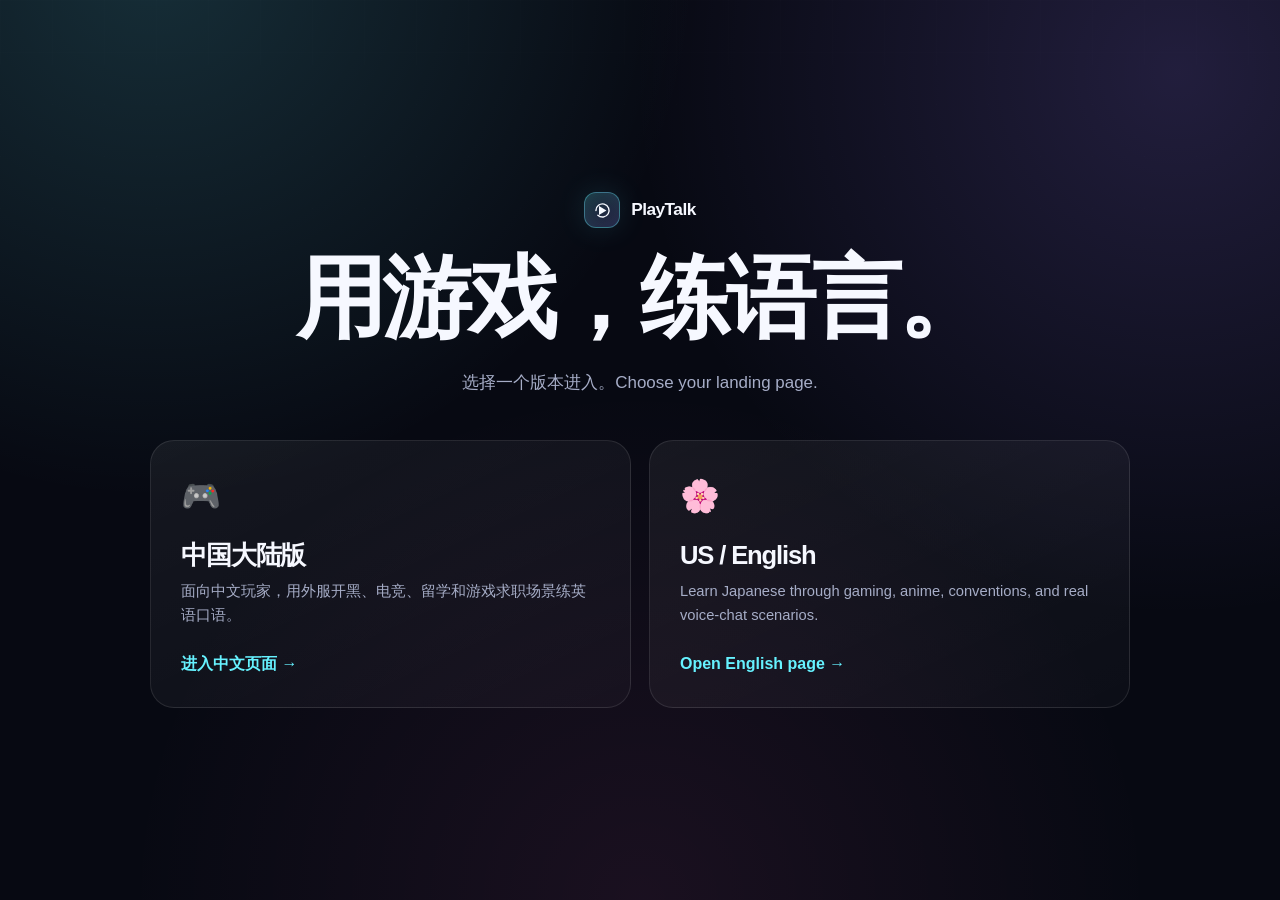
<file: index.html>
<!doctype html>
<html lang="zh-CN">
<head>
  <meta charset="utf-8">
  <meta name="viewport" content="width=device-width, initial-scale=1">
  <meta name="theme-color" content="#070912">
  <meta name="robots" content="noindex,nofollow">
  <title>PlayTalk | Learn languages through games</title>
  <meta name="description" content="PlayTalk turns language practice into 10-minute AI voice quests. 用游戏场景练语言，先在国内与美国市场开启内测。">
  <link rel="icon" href="assets/favicon.svg" type="image/svg+xml">
  <link rel="stylesheet" href="assets/styles.css">
</head>
<body>
  <main class="language-page">
    <div class="language-shell">
      <a class="brand" href="./" aria-label="PlayTalk home">
        <span class="brand-mark" aria-hidden="true">
          <svg viewBox="0 0 24 24" fill="none">
            <path d="M8 6.8v10.4l8.5-5.2L8 6.8Z" fill="currentColor"/>
            <path d="M4.5 12a7.5 7.5 0 1 1 2.2 5.3" stroke="currentColor" stroke-width="1.6" stroke-linecap="round"/>
          </svg>
        </span>
        <span>PlayTalk</span>
      </a>

      <h1>用游戏，<span class="accent">练语言。</span></h1>
      <p>选择一个版本进入。Choose your landing page.</p>

      <div class="language-grid">
        <a class="language-card" href="cn/">
          <span class="flag" aria-hidden="true">🎮</span>
          <h2>中国大陆版</h2>
          <p>面向中文玩家，用外服开黑、电竞、留学和游戏求职场景练英语口语。</p>
          <span class="go">进入中文页面 →</span>
        </a>

        <a class="language-card" href="us/">
          <span class="flag" aria-hidden="true">🌸</span>
          <h2>US / English</h2>
          <p>Learn Japanese through gaming, anime, conventions, and real voice-chat scenarios.</p>
          <span class="go">Open English page →</span>
        </a>
      </div>
    </div>
  </main>
</body>
</html>
</file>
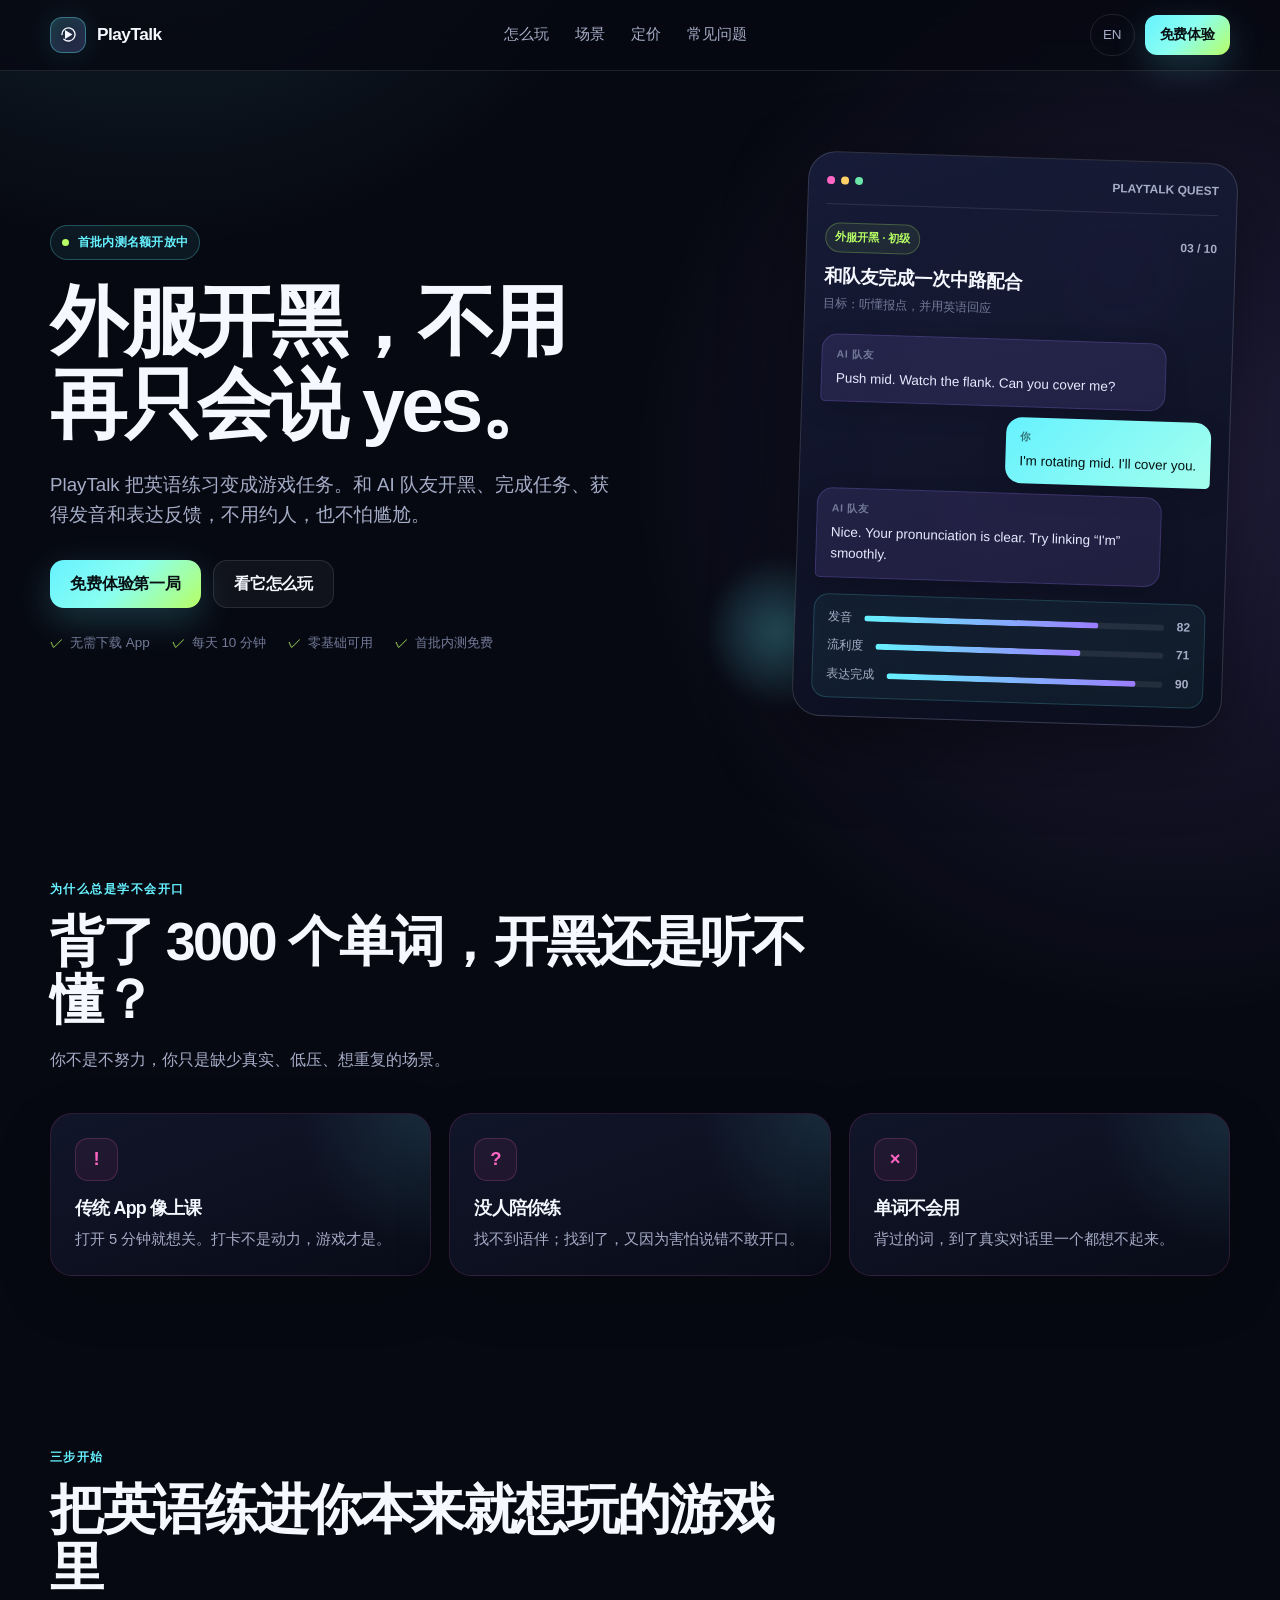
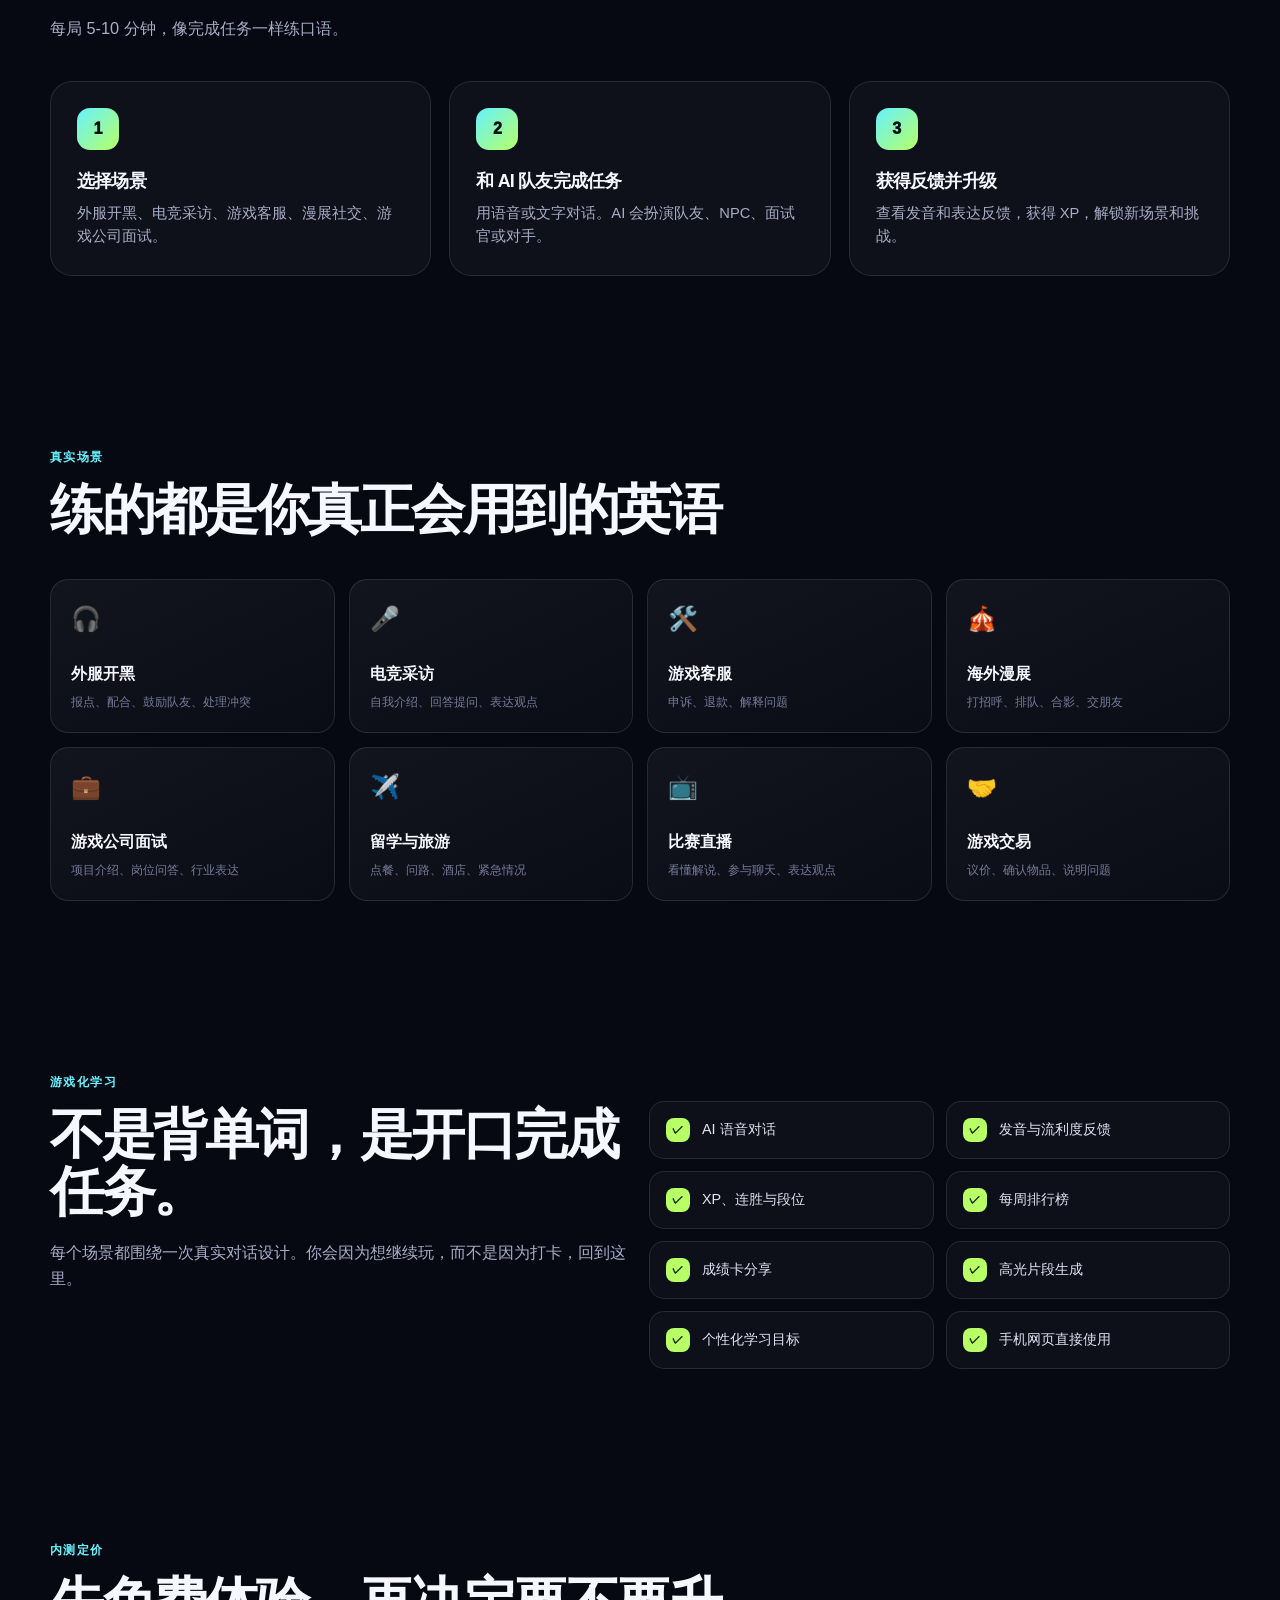
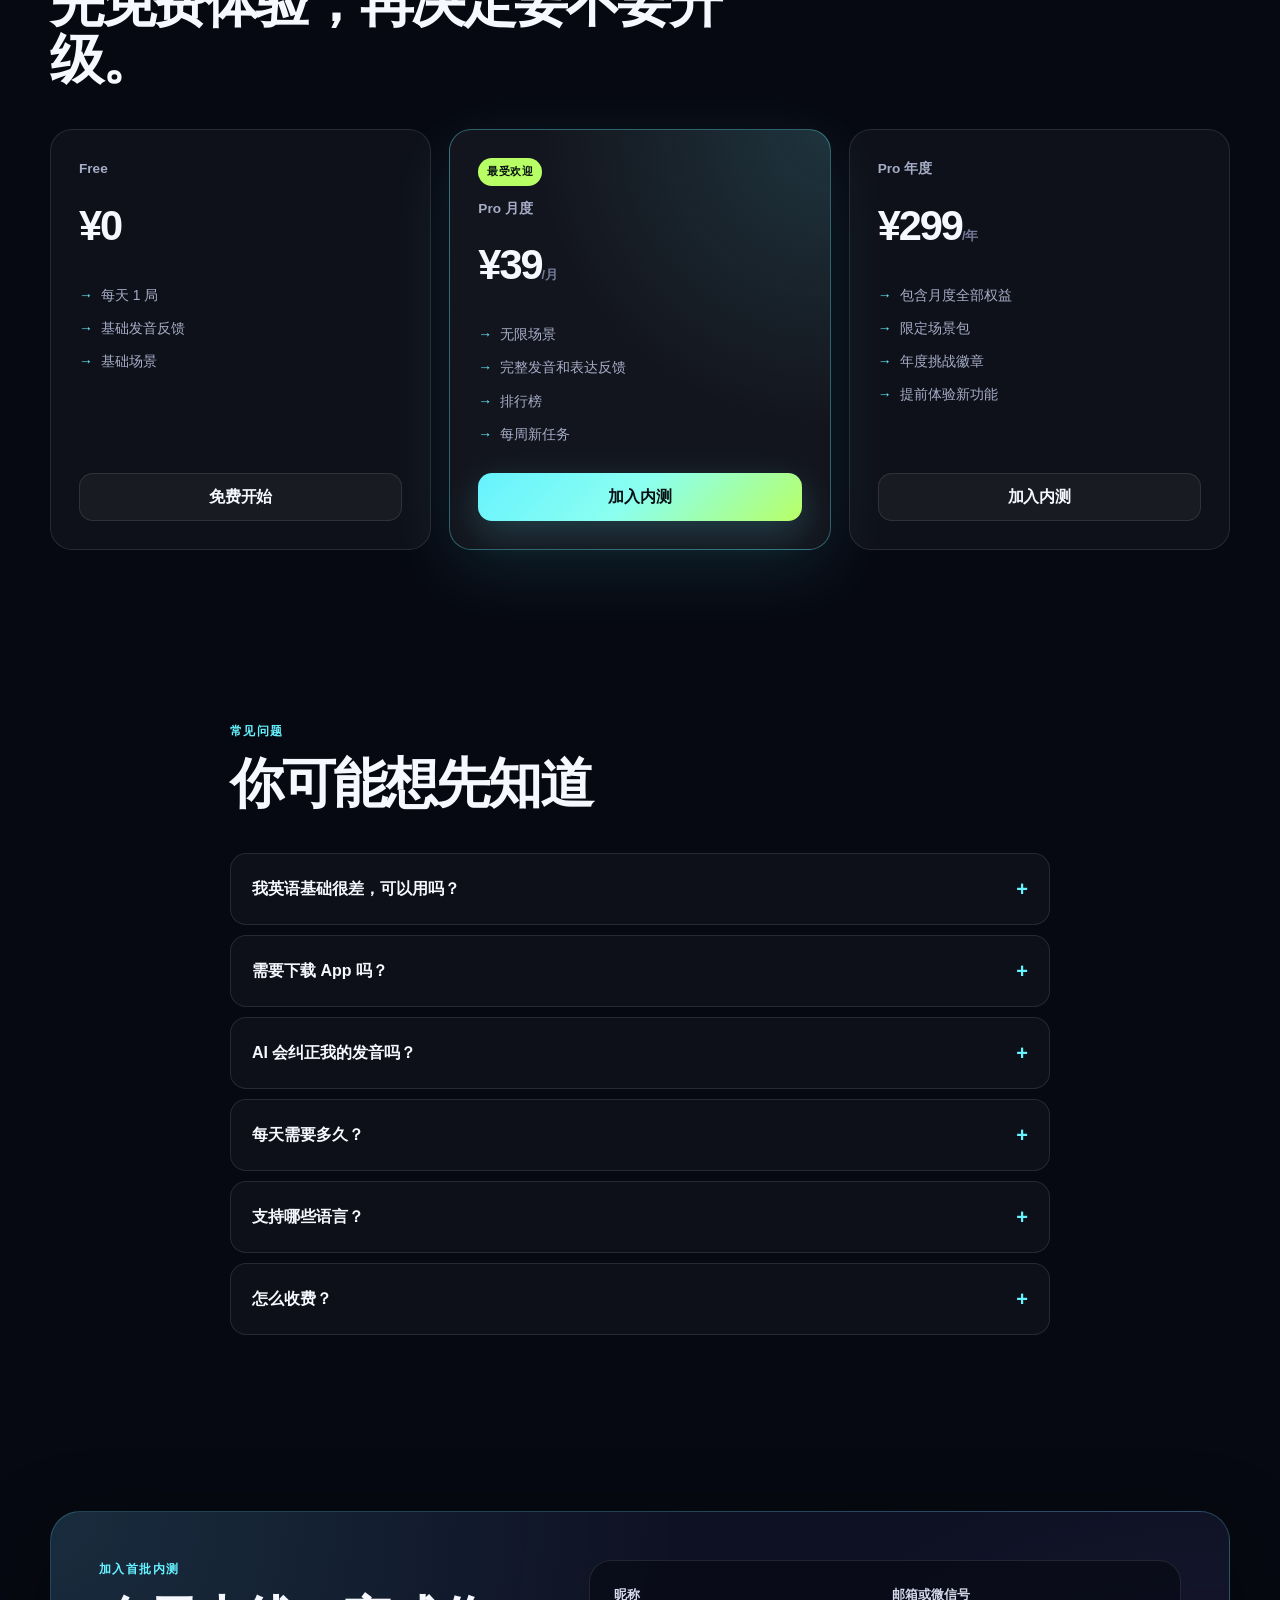
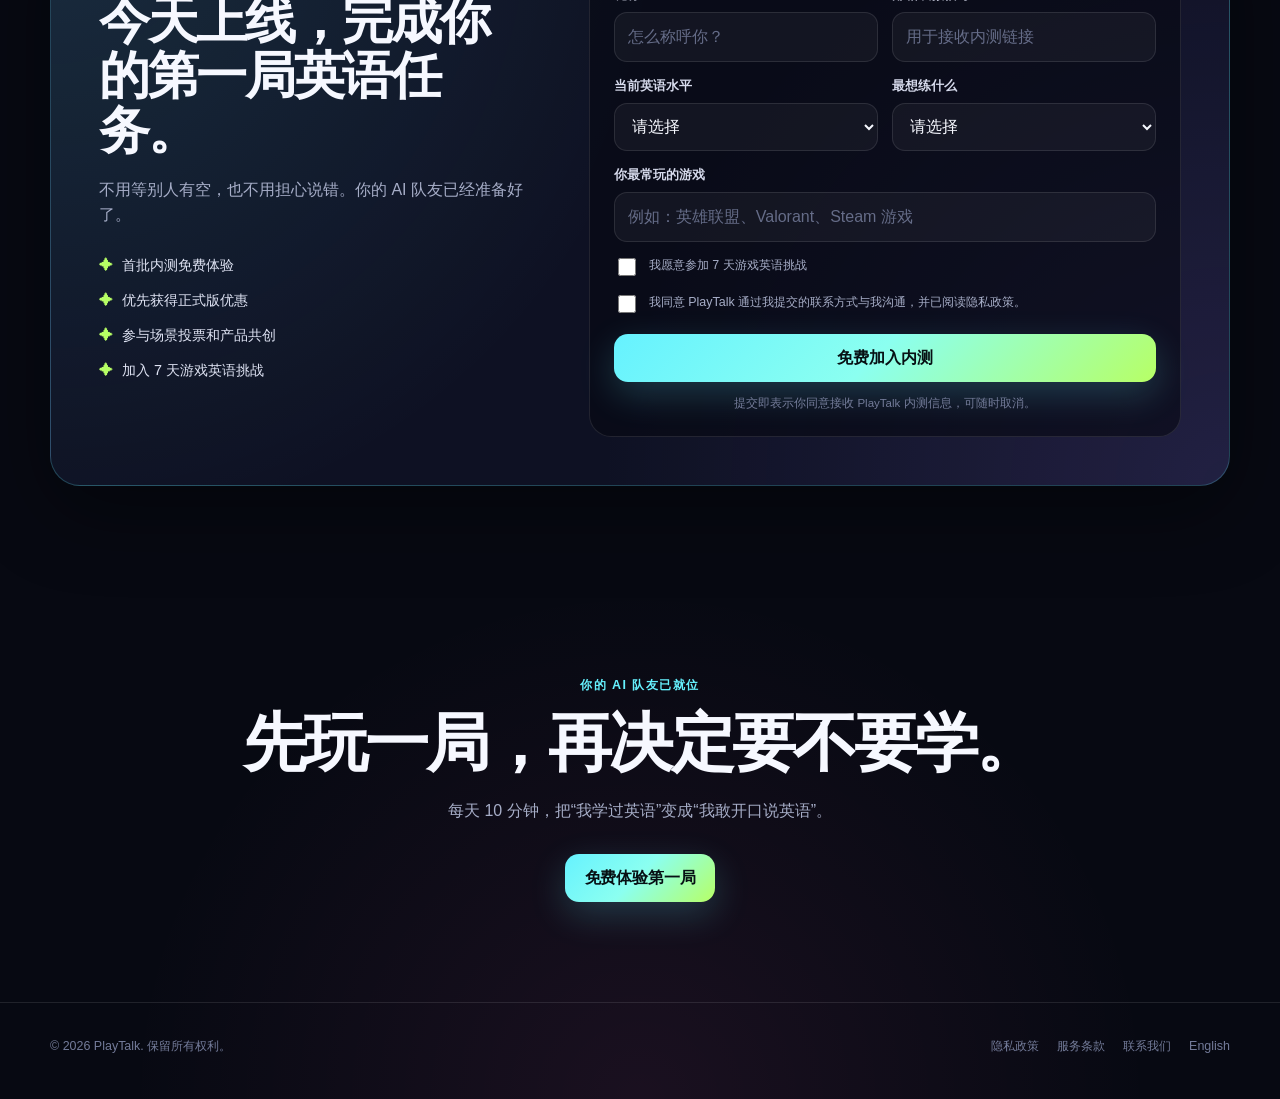
<file: cn/index.html>
<!doctype html>
<html lang="zh-CN">
<head>
  <meta charset="utf-8">
  <meta name="viewport" content="width=device-width, initial-scale=1">
  <meta name="theme-color" content="#070912">
  <meta name="robots" content="noindex,nofollow">
  <title>PlayTalk｜打游戏也能练口语的 AI 游戏陪练</title>
  <meta name="description" content="每天 10 分钟，在游戏场景中练英语口语。AI 队友实时对话、发音纠错、游戏化升级。免费体验第一局。">
  <meta property="og:title" content="PlayTalk｜打游戏也能练口语">
  <meta property="og:description" content="外服开黑，不用再只会说 yes。每天 10 分钟，像打游戏一样练口语。">
  <meta property="og:type" content="website">
  <link rel="icon" href="../assets/favicon.svg" type="image/svg+xml">
  <link rel="stylesheet" href="../assets/styles.css">
  <script src="../assets/config.js" defer></script>
  <script src="../assets/app.js" defer></script>
</head>
<body>
  <header class="site-header">
    <div class="container nav">
      <a class="brand" href="../" aria-label="PlayTalk 首页">
        <span class="brand-mark" aria-hidden="true">
          <svg viewBox="0 0 24 24" fill="none">
            <path d="M8 6.8v10.4l8.5-5.2L8 6.8Z" fill="currentColor"/>
            <path d="M4.5 12a7.5 7.5 0 1 1 2.2 5.3" stroke="currentColor" stroke-width="1.6" stroke-linecap="round"/>
          </svg>
        </span>
        <span>PlayTalk</span>
      </a>

      <nav class="nav-links" aria-label="主导航">
        <a href="#how">怎么玩</a>
        <a href="#scenarios">场景</a>
        <a href="#pricing">定价</a>
        <a href="#faq">常见问题</a>
      </nav>

      <div class="nav-actions">
        <a class="lang-switch" href="../us/" aria-label="Switch to English">EN</a>
        <a class="btn btn-primary btn-small" href="#waitlist" data-cta="nav_waitlist">免费体验</a>
      </div>
    </div>
  </header>

  <main>
    <section class="hero">
      <div class="container hero-grid">
        <div>
          <span class="eyebrow"><span class="pulse-dot"></span>首批内测名额开放中</span>
          <h1>
            <span
              data-headline-a="外服开黑，不用再只会说 yes。"
              data-headline-b="每天 10 分钟，像打游戏一样练口语。"
            >外服开黑，不用再只会说 yes。</span>
          </h1>
          <p class="hero-copy">
            PlayTalk 把英语练习变成游戏任务。和 AI 队友开黑、完成任务、获得发音和表达反馈，不用约人，也不怕尴尬。
          </p>

          <div class="hero-cta">
            <a class="btn btn-primary" href="#waitlist" data-cta="hero_primary">免费体验第一局</a>
            <a class="btn btn-secondary" href="#how" data-cta="hero_demo">看它怎么玩</a>
          </div>

          <ul class="trust-list">
            <li>无需下载 App</li>
            <li>每天 10 分钟</li>
            <li>零基础可用</li>
            <li>首批内测免费</li>
          </ul>
        </div>

        <div class="hero-visual" aria-label="PlayTalk 产品界面预览">
          <div class="orb orb-one"></div>
          <div class="orb orb-two"></div>

          <div class="device-card">
            <div class="device-top">
              <div class="device-dots" aria-hidden="true"><span></span><span></span><span></span></div>
              <span class="device-title">PLAYTALK QUEST</span>
            </div>

            <div class="quest-head">
              <span class="quest-badge">外服开黑 · 初级</span>
              <span class="device-title">03 / 10</span>
            </div>
            <div class="quest-title">和队友完成一次中路配合</div>
            <div class="quest-subtitle">目标：听懂报点，并用英语回应</div>

            <div class="chat">
              <div class="bubble ai">
                <span class="bubble-label">AI 队友</span>
                Push mid. Watch the flank. Can you cover me?
              </div>
              <div class="bubble user">
                <span class="bubble-label">你</span>
                I'm rotating mid. I'll cover you.
              </div>
              <div class="bubble ai">
                <span class="bubble-label">AI 队友</span>
                Nice. Your pronunciation is clear. Try linking “I'm” smoothly.
              </div>
            </div>

            <div class="feedback">
              <div class="feedback-row"><span>发音</span><div class="progress"><span></span></div><strong>82</strong></div>
              <div class="feedback-row"><span>流利度</span><div class="progress"><span style="width:71%"></span></div><strong>71</strong></div>
              <div class="feedback-row"><span>表达完成</span><div class="progress"><span style="width:90%"></span></div><strong>90</strong></div>
            </div>
          </div>
        </div>
      </div>
    </section>

    <section class="section" id="problem">
      <div class="container">
        <div class="section-head">
          <span class="section-kicker">为什么总是学不会开口</span>
          <h2>背了 3000 个单词，开黑还是听不懂？</h2>
          <p class="section-desc">你不是不努力，你只是缺少真实、低压、想重复的场景。</p>
        </div>

        <div class="grid grid-3">
          <article class="card pain-card">
            <div class="card-icon">!</div>
            <h3>传统 App 像上课</h3>
            <p>打开 5 分钟就想关。打卡不是动力，游戏才是。</p>
          </article>
          <article class="card pain-card">
            <div class="card-icon">?</div>
            <h3>没人陪你练</h3>
            <p>找不到语伴；找到了，又因为害怕说错不敢开口。</p>
          </article>
          <article class="card pain-card">
            <div class="card-icon">×</div>
            <h3>单词不会用</h3>
            <p>背过的词，到了真实对话里一个都想不起来。</p>
          </article>
        </div>
      </div>
    </section>

    <section class="section" id="how">
      <div class="container">
        <div class="section-head">
          <span class="section-kicker">三步开始</span>
          <h2>把英语练进你本来就想玩的游戏里</h2>
          <p class="section-desc">每局 5-10 分钟，像完成任务一样练口语。</p>
        </div>

        <div class="steps">
          <article class="step">
            <h3>选择场景</h3>
            <p>外服开黑、电竞采访、游戏客服、漫展社交、游戏公司面试。</p>
          </article>
          <article class="step">
            <h3>和 AI 队友完成任务</h3>
            <p>用语音或文字对话。AI 会扮演队友、NPC、面试官或对手。</p>
          </article>
          <article class="step">
            <h3>获得反馈并升级</h3>
            <p>查看发音和表达反馈，获得 XP，解锁新场景和挑战。</p>
          </article>
        </div>
      </div>
    </section>

    <section class="section" id="scenarios">
      <div class="container">
        <div class="section-head">
          <span class="section-kicker">真实场景</span>
          <h2>练的都是你真正会用到的英语</h2>
        </div>

        <div class="scenario-grid">
          <article class="scenario"><span>🎧</span><strong>外服开黑</strong><small>报点、配合、鼓励队友、处理冲突</small></article>
          <article class="scenario"><span>🎤</span><strong>电竞采访</strong><small>自我介绍、回答提问、表达观点</small></article>
          <article class="scenario"><span>🛠️</span><strong>游戏客服</strong><small>申诉、退款、解释问题</small></article>
          <article class="scenario"><span>🎪</span><strong>海外漫展</strong><small>打招呼、排队、合影、交朋友</small></article>
          <article class="scenario"><span>💼</span><strong>游戏公司面试</strong><small>项目介绍、岗位问答、行业表达</small></article>
          <article class="scenario"><span>✈️</span><strong>留学与旅游</strong><small>点餐、问路、酒店、紧急情况</small></article>
          <article class="scenario"><span>📺</span><strong>比赛直播</strong><small>看懂解说、参与聊天、表达观点</small></article>
          <article class="scenario"><span>🤝</span><strong>游戏交易</strong><small>议价、确认物品、说明问题</small></article>
        </div>
      </div>
    </section>

    <section class="section">
      <div class="container">
        <div class="grid grid-2">
          <div>
            <span class="section-kicker">游戏化学习</span>
            <h2>不是背单词，是开口完成任务。</h2>
            <p class="section-desc">每个场景都围绕一次真实对话设计。你会因为想继续玩，而不是因为打卡，回到这里。</p>
          </div>
          <div class="feature-list">
            <div class="feature-item"><span class="check">✓</span><p>AI 语音对话</p></div>
            <div class="feature-item"><span class="check">✓</span><p>发音与流利度反馈</p></div>
            <div class="feature-item"><span class="check">✓</span><p>XP、连胜与段位</p></div>
            <div class="feature-item"><span class="check">✓</span><p>每周排行榜</p></div>
            <div class="feature-item"><span class="check">✓</span><p>成绩卡分享</p></div>
            <div class="feature-item"><span class="check">✓</span><p>高光片段生成</p></div>
            <div class="feature-item"><span class="check">✓</span><p>个性化学习目标</p></div>
            <div class="feature-item"><span class="check">✓</span><p>手机网页直接使用</p></div>
          </div>
        </div>
      </div>
    </section>

    <section class="section" id="pricing">
      <div class="container">
        <div class="section-head">
          <span class="section-kicker">内测定价</span>
          <h2>先免费体验，再决定要不要升级。</h2>
        </div>

        <div class="pricing-grid">
          <article class="price-card">
            <span class="price-name">Free</span>
            <div class="price">¥0</div>
            <ul class="price-features">
              <li>每天 1 局</li>
              <li>基础发音反馈</li>
              <li>基础场景</li>
            </ul>
            <a class="btn btn-secondary" href="#waitlist" data-cta="pricing_free">免费开始</a>
          </article>

          <article class="price-card featured">
            <span class="popular">最受欢迎</span>
            <span class="price-name">Pro 月度</span>
            <div class="price">¥39<small>/月</small></div>
            <ul class="price-features">
              <li>无限场景</li>
              <li>完整发音和表达反馈</li>
              <li>排行榜</li>
              <li>每周新任务</li>
            </ul>
            <a class="btn btn-primary" href="#waitlist" data-cta="pricing_pro">加入内测</a>
          </article>

          <article class="price-card">
            <span class="price-name">Pro 年度</span>
            <div class="price">¥299<small>/年</small></div>
            <ul class="price-features">
              <li>包含月度全部权益</li>
              <li>限定场景包</li>
              <li>年度挑战徽章</li>
              <li>提前体验新功能</li>
            </ul>
            <a class="btn btn-secondary" href="#waitlist" data-cta="pricing_annual">加入内测</a>
          </article>
        </div>
      </div>
    </section>

    <section class="section" id="faq">
      <div class="narrow">
        <div class="section-head">
          <span class="section-kicker">常见问题</span>
          <h2>你可能想先知道</h2>
        </div>

        <div class="faq-list">
          <details>
            <summary>我英语基础很差，可以用吗？</summary>
            <p>可以。你可以从零基础场景开始，AI 会根据你的水平调整对话难度。</p>
          </details>
          <details>
            <summary>需要下载 App 吗？</summary>
            <p>前 90 天使用手机网页版，无需下载。正式 App 上线后会优先通知内测用户。</p>
          </details>
          <details>
            <summary>AI 会纠正我的发音吗？</summary>
            <p>会。每局结束后会给出重点发音、用词和流利度反馈。</p>
          </details>
          <details>
            <summary>每天需要多久？</summary>
            <p>建议每天 10 分钟，完成 1-2 局任务。</p>
          </details>
          <details>
            <summary>支持哪些语言？</summary>
            <p>首发支持英语。日语、韩语和其他语言会根据内测需求逐步开放。</p>
          </details>
          <details>
            <summary>怎么收费？</summary>
            <p>免费用户可以每天体验 1 局。Pro 用户按月或按年订阅。首批内测用户会有专属优惠。</p>
          </details>
        </div>
      </div>
    </section>

    <section class="waitlist-section" id="waitlist">
      <div class="container waitlist-shell">
        <div class="waitlist-copy">
          <span class="section-kicker">加入首批内测</span>
          <h2>今天上线，完成你的第一局英语任务。</h2>
          <p>不用等别人有空，也不用担心说错。你的 AI 队友已经准备好了。</p>
          <ul class="benefit-list">
            <li>首批内测免费体验</li>
            <li>优先获得正式版优惠</li>
            <li>参与场景投票和产品共创</li>
            <li>加入 7 天游戏英语挑战</li>
          </ul>
        </div>

        <form
          class="form-card"
          name="waitlist"
          data-netlify="true"
          netlify-honeypot="website"
          data-waitlist-form
          data-success-text="你已加入 PlayTalk 内测名单。我们会在 24 小时内发送第一局体验链接。"
          data-error-text="提交失败，请稍后重试，或直接发送邮件到 hello@playtalk.gg。"
          data-pending-text="正在提交..."
          data-loading-text="提交中..."
          data-demo-text="演示模式：提交只会保存在当前浏览器。上线前请在 assets/config.js 配置表单接口。"
        >
          <div class="form-grid">
            <div class="field">
              <label for="cn-name">昵称</label>
              <input id="cn-name" name="name" type="text" autocomplete="nickname" placeholder="怎么称呼你？" required>
            </div>

            <div class="field">
              <label for="cn-contact">邮箱或微信号</label>
              <input id="cn-contact" name="contact" type="text" autocomplete="email" placeholder="用于接收内测链接" required>
            </div>

            <div class="field">
              <label for="cn-level">当前英语水平</label>
              <select id="cn-level" name="level" required>
                <option value="">请选择</option>
                <option value="零基础">零基础</option>
                <option value="初级">初级</option>
                <option value="中级">中级</option>
                <option value="高级">高级</option>
              </select>
            </div>

            <div class="field">
              <label for="cn-goal">最想练什么</label>
              <select id="cn-goal" name="goal" required>
                <option value="">请选择</option>
                <option value="外服开黑">外服开黑</option>
                <option value="口语表达">日常口语</option>
                <option value="游戏行业英语">游戏行业英语</option>
                <option value="出国旅游">出国旅游</option>
                <option value="考试与留学">考试与留学</option>
              </select>
            </div>

            <div class="field full">
              <label for="cn-games">你最常玩的游戏</label>
              <input id="cn-games" name="games" type="text" placeholder="例如：英雄联盟、Valorant、Steam 游戏">
            </div>

            <label class="checkbox field full">
              <input type="checkbox" name="challenge" value="yes">
              <span>我愿意参加 7 天游戏英语挑战</span>
            </label>

            <label class="checkbox field full">
              <input type="checkbox" name="consent" value="yes" required>
              <span>我同意 PlayTalk 通过我提交的联系方式与我沟通，并已阅读隐私政策。</span>
            </label>
          </div>

          <input type="hidden" name="form-name" value="waitlist">
          <input type="hidden" name="language" value="zh-CN">
          <input type="hidden" name="page_variant" value="a">
          <input type="hidden" name="utm_source" value="">
          <input type="hidden" name="utm_medium" value="">
          <input type="hidden" name="utm_campaign" value="">
          <input type="hidden" name="utm_content" value="">
          <input type="hidden" name="utm_term" value="">
          <input type="hidden" name="page_path" value="">
          <input type="hidden" name="page_url" value="">
          <input type="hidden" name="referrer" value="">
          <input type="hidden" name="landed_at" value="">

          <div class="honeypot" aria-hidden="true">
            <label for="cn-website">Website</label>
            <input id="cn-website" name="website" type="text" tabindex="-1" autocomplete="off">
          </div>

          <button class="btn btn-primary" type="submit">免费加入内测</button>
          <div class="form-status" data-form-status hidden role="status" aria-live="polite"></div>
          <p style="margin:12px 0 0;color:var(--muted-2);font-size:.72rem;text-align:center;">提交即表示你同意接收 PlayTalk 内测信息，可随时取消。</p>
        </form>
      </div>
    </section>

    <section class="final-cta">
      <div class="narrow">
        <span class="section-kicker">你的 AI 队友已就位</span>
        <h2>先玩一局，再决定要不要学。</h2>
        <p>每天 10 分钟，把“我学过英语”变成“我敢开口说英语”。</p>
        <a class="btn btn-primary" href="#waitlist" data-cta="final_waitlist" style="display:inline-flex;width:auto;">免费体验第一局</a>
      </div>
    </section>
  </main>

  <footer class="footer">
    <div class="container footer-inner">
      <span>© <span data-year></span> PlayTalk. 保留所有权利。</span>
      <div class="footer-links">
        <a href="../legal/privacy.html">隐私政策</a>
        <a href="../legal/terms.html">服务条款</a>
        <a href="mailto:hello@playtalk.gg">联系我们</a>
        <a href="../us/">English</a>
      </div>
    </div>
  </footer>
</body>
</html>
</file>
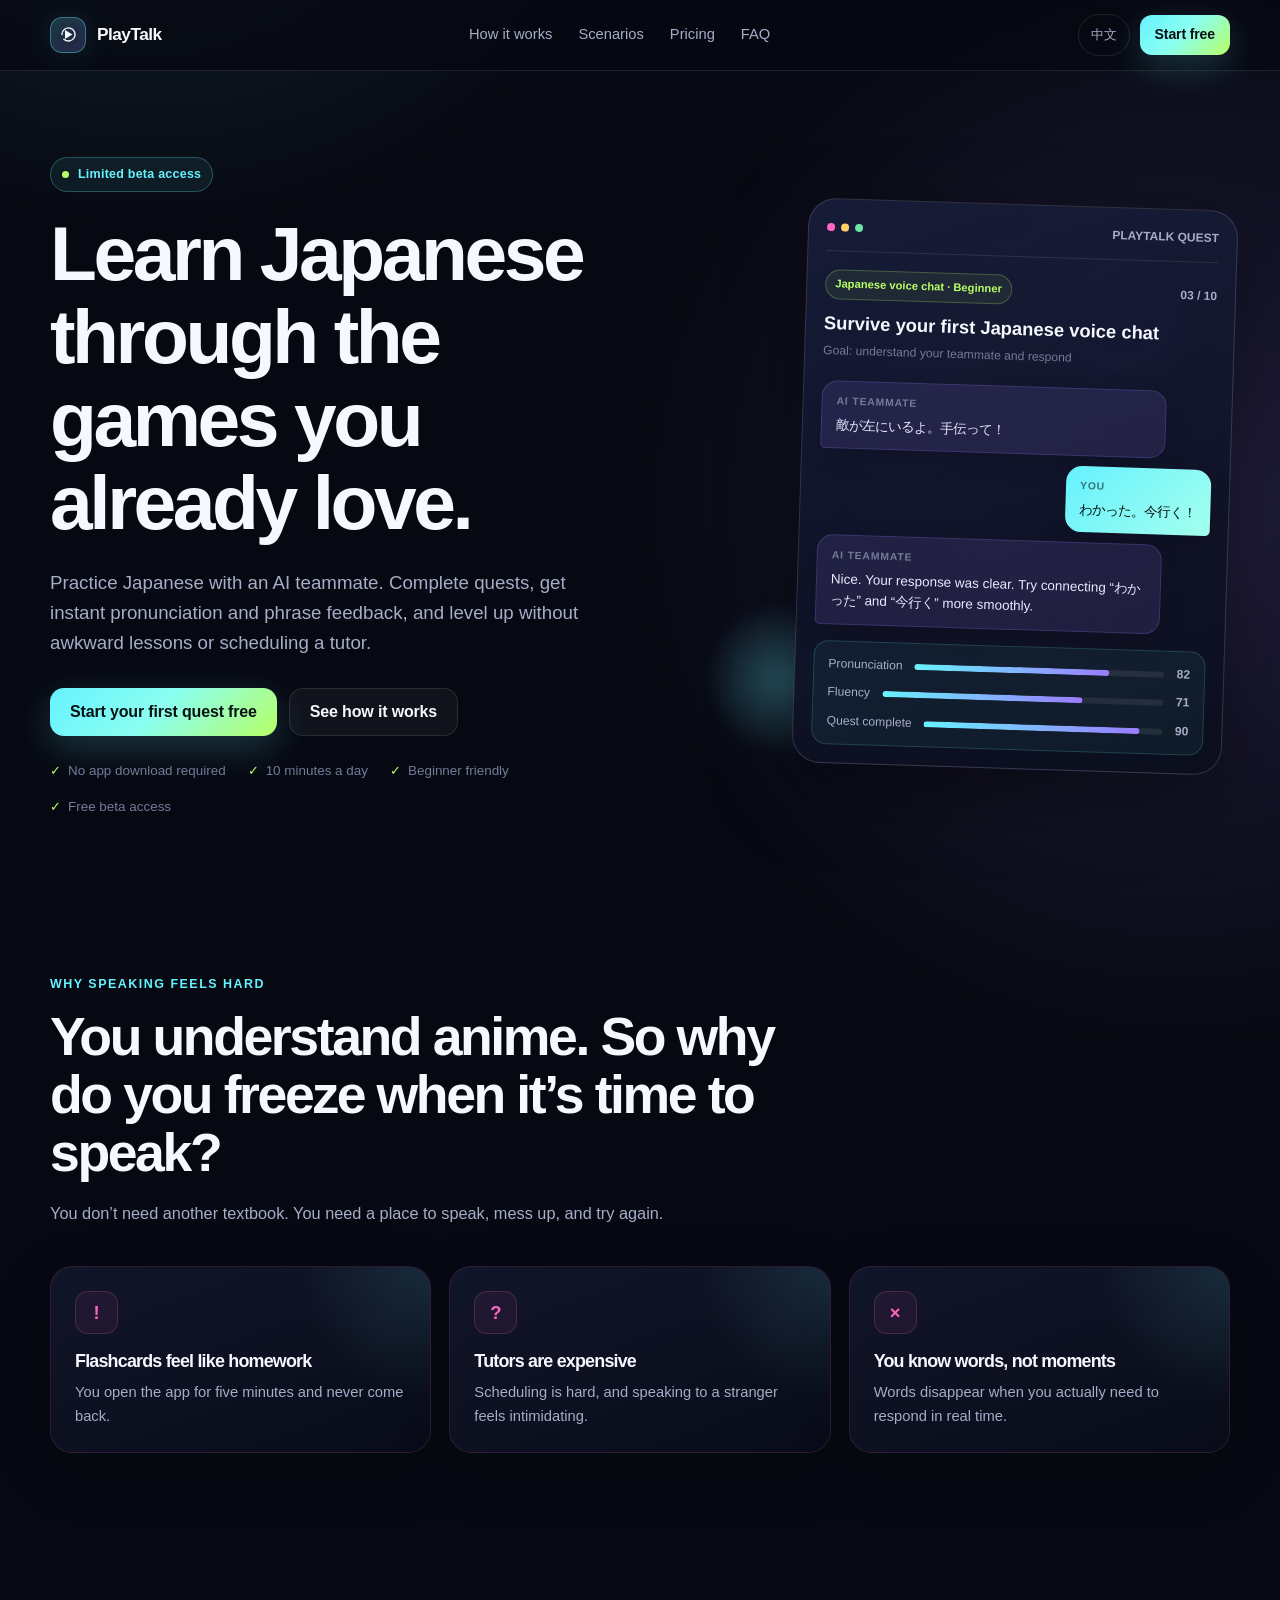
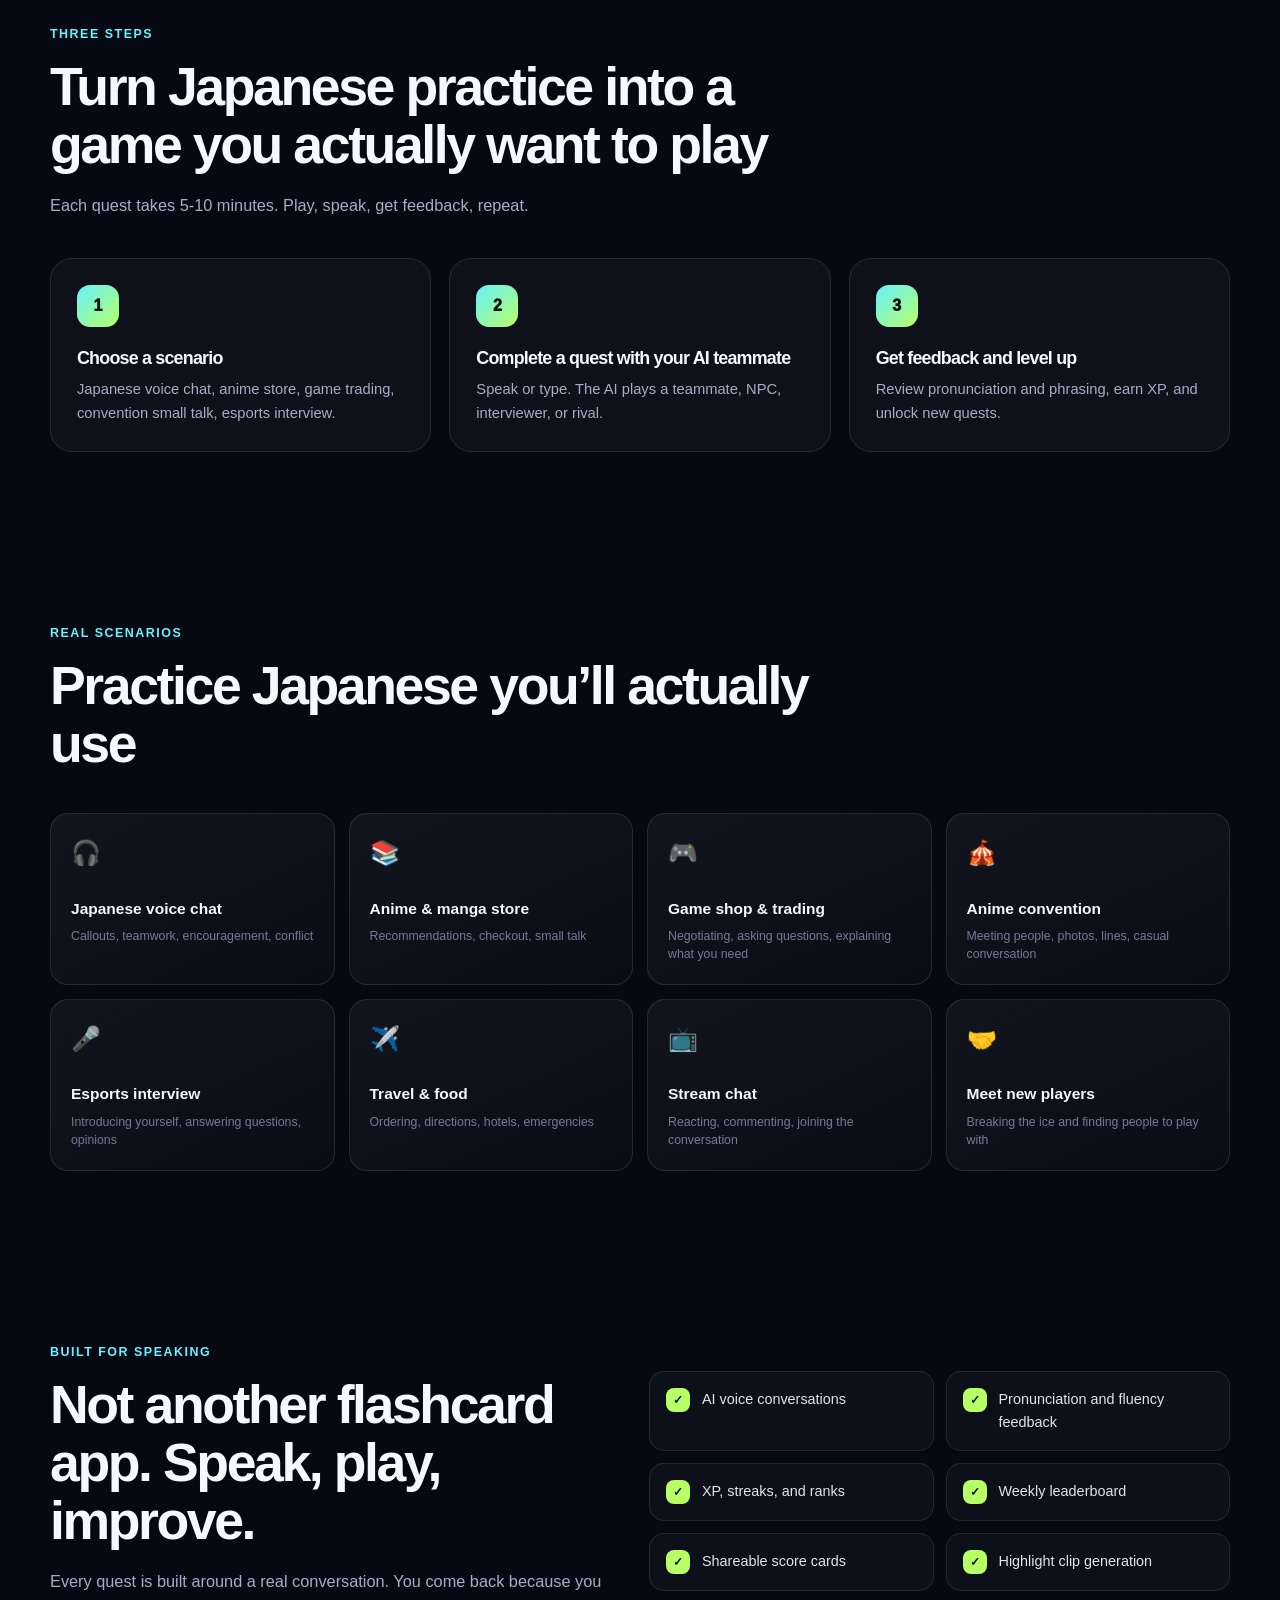
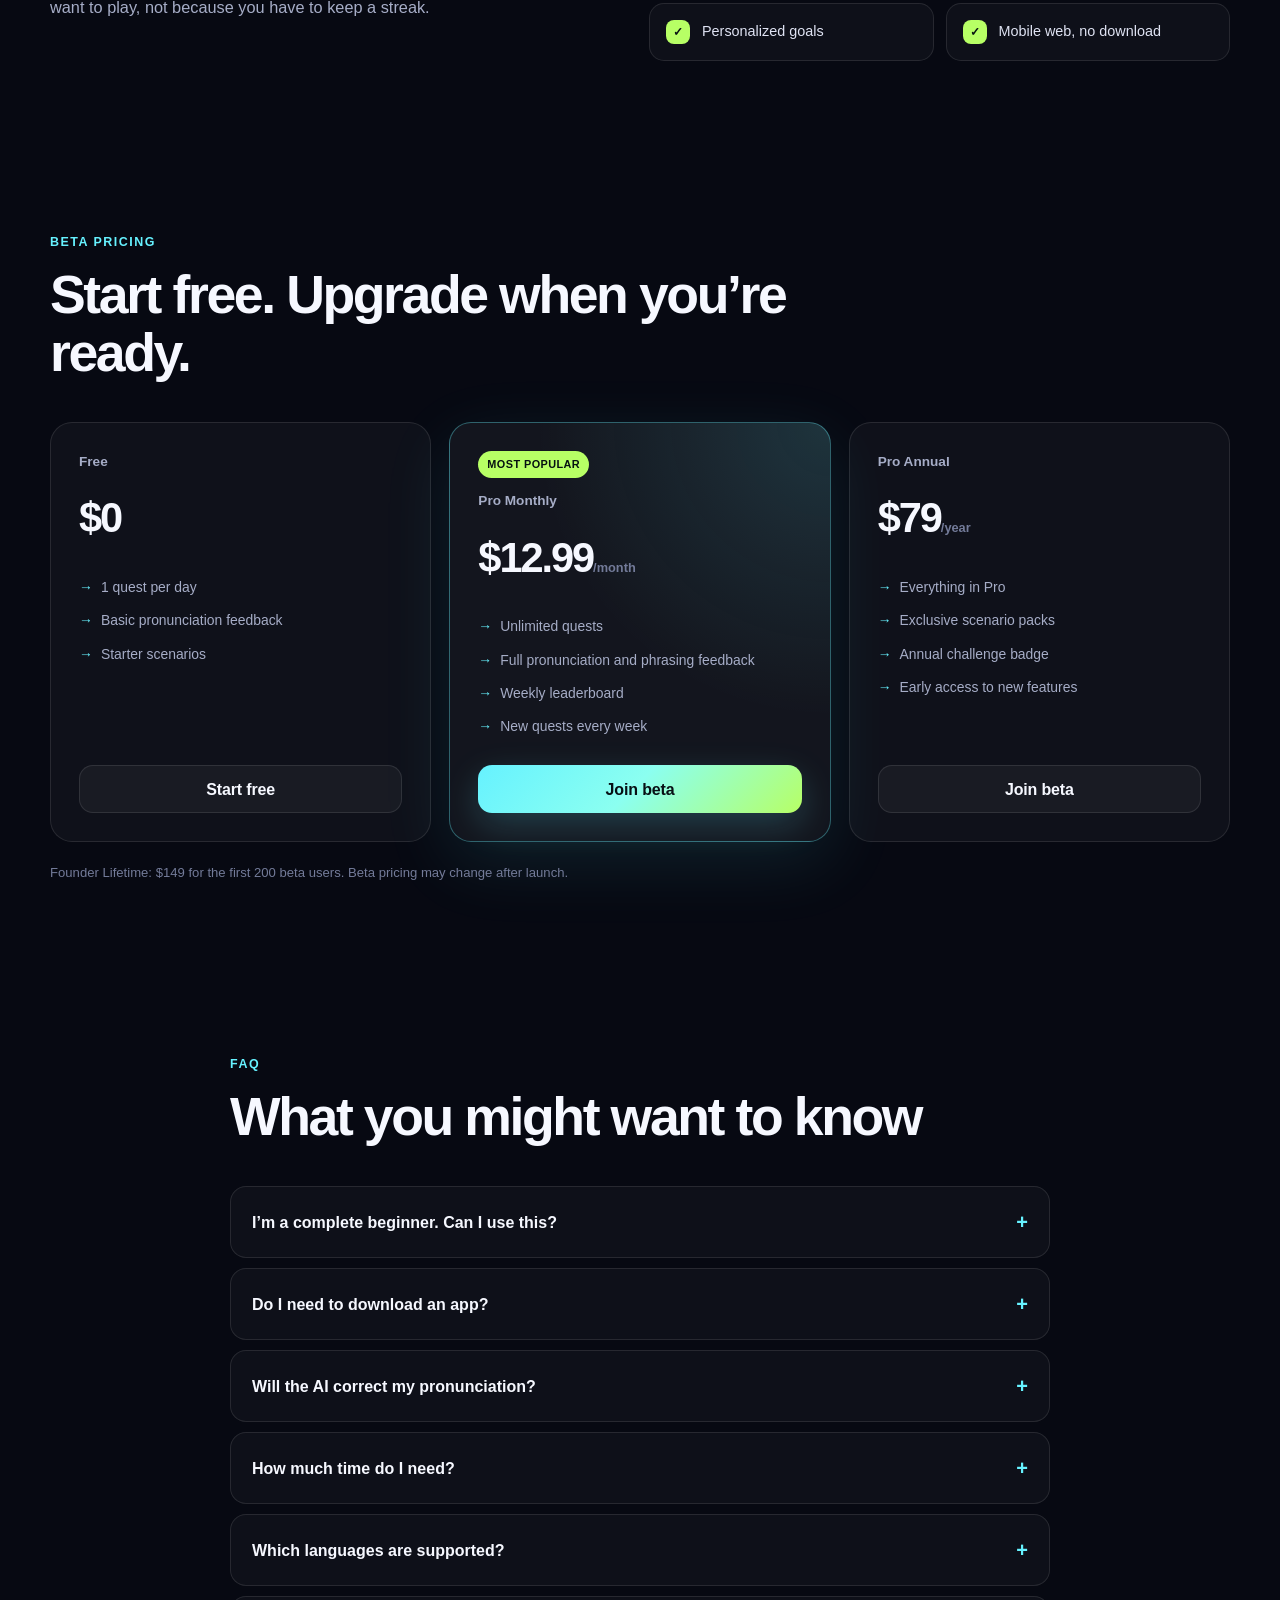
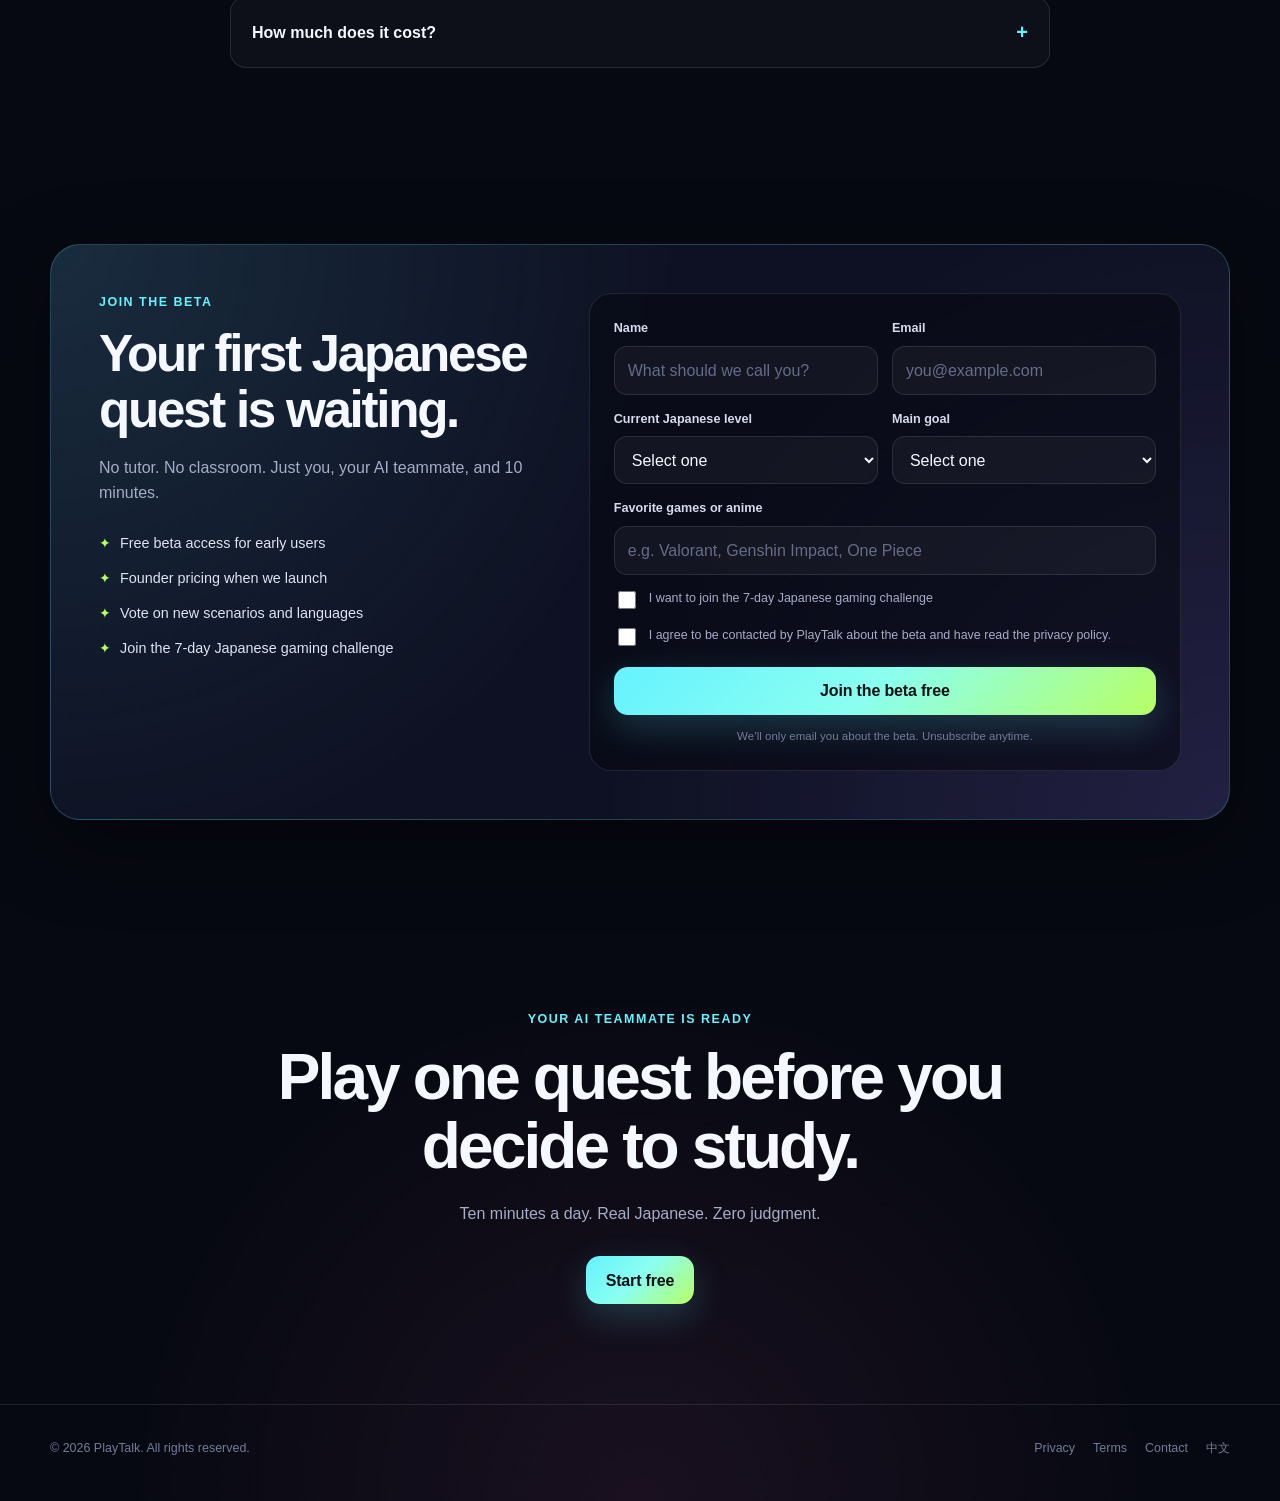
<file: us/index.html>
<!doctype html>
<html lang="en">
<head>
  <meta charset="utf-8">
  <meta name="viewport" content="width=device-width, initial-scale=1">
  <meta name="theme-color" content="#070912">
  <meta name="robots" content="noindex,nofollow">
  <title>PlayTalk | Learn Japanese Through Games</title>
  <meta name="description" content="Practice Japanese in 10-minute AI voice quests. Play games, speak Japanese, get instant feedback, and level up without boring lessons.">
  <meta property="og:title" content="PlayTalk | Learn Japanese Through Games">
  <meta property="og:description" content="Your AI squad is also your Japanese coach. Start your first quest free.">
  <meta property="og:type" content="website">
  <link rel="icon" href="../assets/favicon.svg" type="image/svg+xml">
  <link rel="stylesheet" href="../assets/styles.css">
  <script src="../assets/config.js" defer></script>
  <script src="../assets/app.js" defer></script>
</head>
<body>
  <header class="site-header">
    <div class="container nav">
      <a class="brand" href="../" aria-label="PlayTalk home">
        <span class="brand-mark" aria-hidden="true">
          <svg viewBox="0 0 24 24" fill="none">
            <path d="M8 6.8v10.4l8.5-5.2L8 6.8Z" fill="currentColor"/>
            <path d="M4.5 12a7.5 7.5 0 1 1 2.2 5.3" stroke="currentColor" stroke-width="1.6" stroke-linecap="round"/>
          </svg>
        </span>
        <span>PlayTalk</span>
      </a>

      <nav class="nav-links" aria-label="Main navigation">
        <a href="#how">How it works</a>
        <a href="#scenarios">Scenarios</a>
        <a href="#pricing">Pricing</a>
        <a href="#faq">FAQ</a>
      </nav>

      <div class="nav-actions">
        <a class="lang-switch" href="../cn/" aria-label="切换到中文">中文</a>
        <a class="btn btn-primary btn-small" href="#waitlist" data-cta="nav_waitlist">Start free</a>
      </div>
    </div>
  </header>

  <main>
    <section class="hero">
      <div class="container hero-grid">
        <div>
          <span class="eyebrow"><span class="pulse-dot"></span>Limited beta access</span>
          <h1>
            <span
              data-headline-a="Learn Japanese through the games you already love."
              data-headline-b="Your AI squad is also your Japanese coach."
            >Learn Japanese through the games you already love.</span>
          </h1>
          <p class="hero-copy">
            Practice Japanese with an AI teammate. Complete quests, get instant pronunciation and phrase feedback, and level up without awkward lessons or scheduling a tutor.
          </p>

          <div class="hero-cta">
            <a class="btn btn-primary" href="#waitlist" data-cta="hero_primary">Start your first quest free</a>
            <a class="btn btn-secondary" href="#how" data-cta="hero_demo">See how it works</a>
          </div>

          <ul class="trust-list">
            <li>No app download required</li>
            <li>10 minutes a day</li>
            <li>Beginner friendly</li>
            <li>Free beta access</li>
          </ul>
        </div>

        <div class="hero-visual" aria-label="PlayTalk product preview">
          <div class="orb orb-one"></div>
          <div class="orb orb-two"></div>

          <div class="device-card">
            <div class="device-top">
              <div class="device-dots" aria-hidden="true"><span></span><span></span><span></span></div>
              <span class="device-title">PLAYTALK QUEST</span>
            </div>

            <div class="quest-head">
              <span class="quest-badge">Japanese voice chat · Beginner</span>
              <span class="device-title">03 / 10</span>
            </div>
            <div class="quest-title">Survive your first Japanese voice chat</div>
            <div class="quest-subtitle">Goal: understand your teammate and respond</div>

            <div class="chat">
              <div class="bubble ai">
                <span class="bubble-label">AI teammate</span>
                敵が左にいるよ。手伝って！
              </div>
              <div class="bubble user">
                <span class="bubble-label">You</span>
                わかった。今行く！
              </div>
              <div class="bubble ai">
                <span class="bubble-label">AI teammate</span>
                Nice. Your response was clear. Try connecting “わかった” and “今行く” more smoothly.
              </div>
            </div>

            <div class="feedback">
              <div class="feedback-row"><span>Pronunciation</span><div class="progress"><span></span></div><strong>82</strong></div>
              <div class="feedback-row"><span>Fluency</span><div class="progress"><span style="width:71%"></span></div><strong>71</strong></div>
              <div class="feedback-row"><span>Quest complete</span><div class="progress"><span style="width:90%"></span></div><strong>90</strong></div>
            </div>
          </div>
        </div>
      </div>
    </section>

    <section class="section" id="problem">
      <div class="container">
        <div class="section-head">
          <span class="section-kicker">Why speaking feels hard</span>
          <h2>You understand anime. So why do you freeze when it’s time to speak?</h2>
          <p class="section-desc">You don’t need another textbook. You need a place to speak, mess up, and try again.</p>
        </div>

        <div class="grid grid-3">
          <article class="card pain-card">
            <div class="card-icon">!</div>
            <h3>Flashcards feel like homework</h3>
            <p>You open the app for five minutes and never come back.</p>
          </article>
          <article class="card pain-card">
            <div class="card-icon">?</div>
            <h3>Tutors are expensive</h3>
            <p>Scheduling is hard, and speaking to a stranger feels intimidating.</p>
          </article>
          <article class="card pain-card">
            <div class="card-icon">×</div>
            <h3>You know words, not moments</h3>
            <p>Words disappear when you actually need to respond in real time.</p>
          </article>
        </div>
      </div>
    </section>

    <section class="section" id="how">
      <div class="container">
        <div class="section-head">
          <span class="section-kicker">Three steps</span>
          <h2>Turn Japanese practice into a game you actually want to play</h2>
          <p class="section-desc">Each quest takes 5-10 minutes. Play, speak, get feedback, repeat.</p>
        </div>

        <div class="steps">
          <article class="step">
            <h3>Choose a scenario</h3>
            <p>Japanese voice chat, anime store, game trading, convention small talk, esports interview.</p>
          </article>
          <article class="step">
            <h3>Complete a quest with your AI teammate</h3>
            <p>Speak or type. The AI plays a teammate, NPC, interviewer, or rival.</p>
          </article>
          <article class="step">
            <h3>Get feedback and level up</h3>
            <p>Review pronunciation and phrasing, earn XP, and unlock new quests.</p>
          </article>
        </div>
      </div>
    </section>

    <section class="section" id="scenarios">
      <div class="container">
        <div class="section-head">
          <span class="section-kicker">Real scenarios</span>
          <h2>Practice Japanese you’ll actually use</h2>
        </div>

        <div class="scenario-grid">
          <article class="scenario"><span>🎧</span><strong>Japanese voice chat</strong><small>Callouts, teamwork, encouragement, conflict</small></article>
          <article class="scenario"><span>📚</span><strong>Anime &amp; manga store</strong><small>Recommendations, checkout, small talk</small></article>
          <article class="scenario"><span>🎮</span><strong>Game shop &amp; trading</strong><small>Negotiating, asking questions, explaining what you need</small></article>
          <article class="scenario"><span>🎪</span><strong>Anime convention</strong><small>Meeting people, photos, lines, casual conversation</small></article>
          <article class="scenario"><span>🎤</span><strong>Esports interview</strong><small>Introducing yourself, answering questions, opinions</small></article>
          <article class="scenario"><span>✈️</span><strong>Travel &amp; food</strong><small>Ordering, directions, hotels, emergencies</small></article>
          <article class="scenario"><span>📺</span><strong>Stream chat</strong><small>Reacting, commenting, joining the conversation</small></article>
          <article class="scenario"><span>🤝</span><strong>Meet new players</strong><small>Breaking the ice and finding people to play with</small></article>
        </div>
      </div>
    </section>

    <section class="section">
      <div class="container">
        <div class="grid grid-2">
          <div>
            <span class="section-kicker">Built for speaking</span>
            <h2>Not another flashcard app. Speak, play, improve.</h2>
            <p class="section-desc">Every quest is built around a real conversation. You come back because you want to play, not because you have to keep a streak.</p>
          </div>
          <div class="feature-list">
            <div class="feature-item"><span class="check">✓</span><p>AI voice conversations</p></div>
            <div class="feature-item"><span class="check">✓</span><p>Pronunciation and fluency feedback</p></div>
            <div class="feature-item"><span class="check">✓</span><p>XP, streaks, and ranks</p></div>
            <div class="feature-item"><span class="check">✓</span><p>Weekly leaderboard</p></div>
            <div class="feature-item"><span class="check">✓</span><p>Shareable score cards</p></div>
            <div class="feature-item"><span class="check">✓</span><p>Highlight clip generation</p></div>
            <div class="feature-item"><span class="check">✓</span><p>Personalized goals</p></div>
            <div class="feature-item"><span class="check">✓</span><p>Mobile web, no download</p></div>
          </div>
        </div>
      </div>
    </section>

    <section class="section" id="pricing">
      <div class="container">
        <div class="section-head">
          <span class="section-kicker">Beta pricing</span>
          <h2>Start free. Upgrade when you’re ready.</h2>
        </div>

        <div class="pricing-grid">
          <article class="price-card">
            <span class="price-name">Free</span>
            <div class="price">$0</div>
            <ul class="price-features">
              <li>1 quest per day</li>
              <li>Basic pronunciation feedback</li>
              <li>Starter scenarios</li>
            </ul>
            <a class="btn btn-secondary" href="#waitlist" data-cta="pricing_free">Start free</a>
          </article>

          <article class="price-card featured">
            <span class="popular">Most popular</span>
            <span class="price-name">Pro Monthly</span>
            <div class="price">$12.99<small>/month</small></div>
            <ul class="price-features">
              <li>Unlimited quests</li>
              <li>Full pronunciation and phrasing feedback</li>
              <li>Weekly leaderboard</li>
              <li>New quests every week</li>
            </ul>
            <a class="btn btn-primary" href="#waitlist" data-cta="pricing_pro">Join beta</a>
          </article>

          <article class="price-card">
            <span class="price-name">Pro Annual</span>
            <div class="price">$79<small>/year</small></div>
            <ul class="price-features">
              <li>Everything in Pro</li>
              <li>Exclusive scenario packs</li>
              <li>Annual challenge badge</li>
              <li>Early access to new features</li>
            </ul>
            <a class="btn btn-secondary" href="#waitlist" data-cta="pricing_annual">Join beta</a>
          </article>
        </div>

        <p style="margin:20px 0 0;color:var(--muted-2);font-size:.82rem;">Founder Lifetime: $149 for the first 200 beta users. Beta pricing may change after launch.</p>
      </div>
    </section>

    <section class="section" id="faq">
      <div class="narrow">
        <div class="section-head">
          <span class="section-kicker">FAQ</span>
          <h2>What you might want to know</h2>
        </div>

        <div class="faq-list">
          <details>
            <summary>I’m a complete beginner. Can I use this?</summary>
            <p>Yes. Start with beginner-friendly quests and the AI will adapt to your level.</p>
          </details>
          <details>
            <summary>Do I need to download an app?</summary>
            <p>The beta runs in your browser. No download required.</p>
          </details>
          <details>
            <summary>Will the AI correct my pronunciation?</summary>
            <p>Yes. You’ll get focused feedback on pronunciation, fluency, and phrasing after each quest.</p>
          </details>
          <details>
            <summary>How much time do I need?</summary>
            <p>About 10 minutes a day, or one to two quests.</p>
          </details>
          <details>
            <summary>Which languages are supported?</summary>
            <p>Japanese is the first beta track. More languages will be added based on demand.</p>
          </details>
          <details>
            <summary>How much does it cost?</summary>
            <p>You can start free. Pro is $12.99/month or $79/year. Founder Lifetime is $149 for the first 200 users.</p>
          </details>
        </div>
      </div>
    </section>

    <section class="waitlist-section" id="waitlist">
      <div class="container waitlist-shell">
        <div class="waitlist-copy">
          <span class="section-kicker">Join the beta</span>
          <h2>Your first Japanese quest is waiting.</h2>
          <p>No tutor. No classroom. Just you, your AI teammate, and 10 minutes.</p>
          <ul class="benefit-list">
            <li>Free beta access for early users</li>
            <li>Founder pricing when we launch</li>
            <li>Vote on new scenarios and languages</li>
            <li>Join the 7-day Japanese gaming challenge</li>
          </ul>
        </div>

        <form
          class="form-card"
          name="waitlist"
          data-netlify="true"
          netlify-honeypot="website"
          data-waitlist-form
          data-success-text="You’re on the PlayTalk beta list. We’ll send your first quest link within 24 hours."
          data-error-text="Something went wrong. Please try again or email hello@playtalk.gg."
          data-pending-text="Sending..."
          data-loading-text="Sending..."
          data-demo-text="Demo mode: submissions are stored only in this browser. Configure formEndpoint in assets/config.js before collecting leads."
        >
          <div class="form-grid">
            <div class="field">
              <label for="us-name">Name</label>
              <input id="us-name" name="name" type="text" autocomplete="name" placeholder="What should we call you?" required>
            </div>

            <div class="field">
              <label for="us-email">Email</label>
              <input id="us-email" name="contact" type="email" autocomplete="email" placeholder="you@example.com" required>
            </div>

            <div class="field">
              <label for="us-level">Current Japanese level</label>
              <select id="us-level" name="level" required>
                <option value="">Select one</option>
                <option value="Complete beginner">Complete beginner</option>
                <option value="Beginner">Beginner</option>
                <option value="Intermediate">Intermediate</option>
                <option value="Advanced">Advanced</option>
              </select>
            </div>

            <div class="field">
              <label for="us-goal">Main goal</label>
              <select id="us-goal" name="goal" required>
                <option value="">Select one</option>
                <option value="Anime & manga">Anime &amp; manga</option>
                <option value="Gaming">Gaming</option>
                <option value="Travel">Travel</option>
                <option value="Study">Study</option>
                <option value="Work">Work</option>
              </select>
            </div>

            <div class="field full">
              <label for="us-favorites">Favorite games or anime</label>
              <input id="us-favorites" name="favorites" type="text" placeholder="e.g. Valorant, Genshin Impact, One Piece">
            </div>

            <label class="checkbox field full">
              <input type="checkbox" name="challenge" value="yes">
              <span>I want to join the 7-day Japanese gaming challenge</span>
            </label>

            <label class="checkbox field full">
              <input type="checkbox" name="consent" value="yes" required>
              <span>I agree to be contacted by PlayTalk about the beta and have read the privacy policy.</span>
            </label>
          </div>

          <input type="hidden" name="form-name" value="waitlist">
          <input type="hidden" name="language" value="en">
          <input type="hidden" name="page_variant" value="a">
          <input type="hidden" name="utm_source" value="">
          <input type="hidden" name="utm_medium" value="">
          <input type="hidden" name="utm_campaign" value="">
          <input type="hidden" name="utm_content" value="">
          <input type="hidden" name="utm_term" value="">
          <input type="hidden" name="page_path" value="">
          <input type="hidden" name="page_url" value="">
          <input type="hidden" name="referrer" value="">
          <input type="hidden" name="landed_at" value="">

          <div class="honeypot" aria-hidden="true">
            <label for="us-website">Website</label>
            <input id="us-website" name="website" type="text" tabindex="-1" autocomplete="off">
          </div>

          <button class="btn btn-primary" type="submit">Join the beta free</button>
          <div class="form-status" data-form-status hidden role="status" aria-live="polite"></div>
          <p style="margin:12px 0 0;color:var(--muted-2);font-size:.72rem;text-align:center;">We’ll only email you about the beta. Unsubscribe anytime.</p>
        </form>
      </div>
    </section>

    <section class="final-cta">
      <div class="narrow">
        <span class="section-kicker">Your AI teammate is ready</span>
        <h2>Play one quest before you decide to study.</h2>
        <p>Ten minutes a day. Real Japanese. Zero judgment.</p>
        <a class="btn btn-primary" href="#waitlist" data-cta="final_waitlist" style="display:inline-flex;width:auto;">Start free</a>
      </div>
    </section>
  </main>

  <footer class="footer">
    <div class="container footer-inner">
      <span>© <span data-year></span> PlayTalk. All rights reserved.</span>
      <div class="footer-links">
        <a href="../legal/privacy.html">Privacy</a>
        <a href="../legal/terms.html">Terms</a>
        <a href="mailto:hello@playtalk.gg">Contact</a>
        <a href="../cn/">中文</a>
      </div>
    </div>
  </footer>
</body>
</html>
</file>
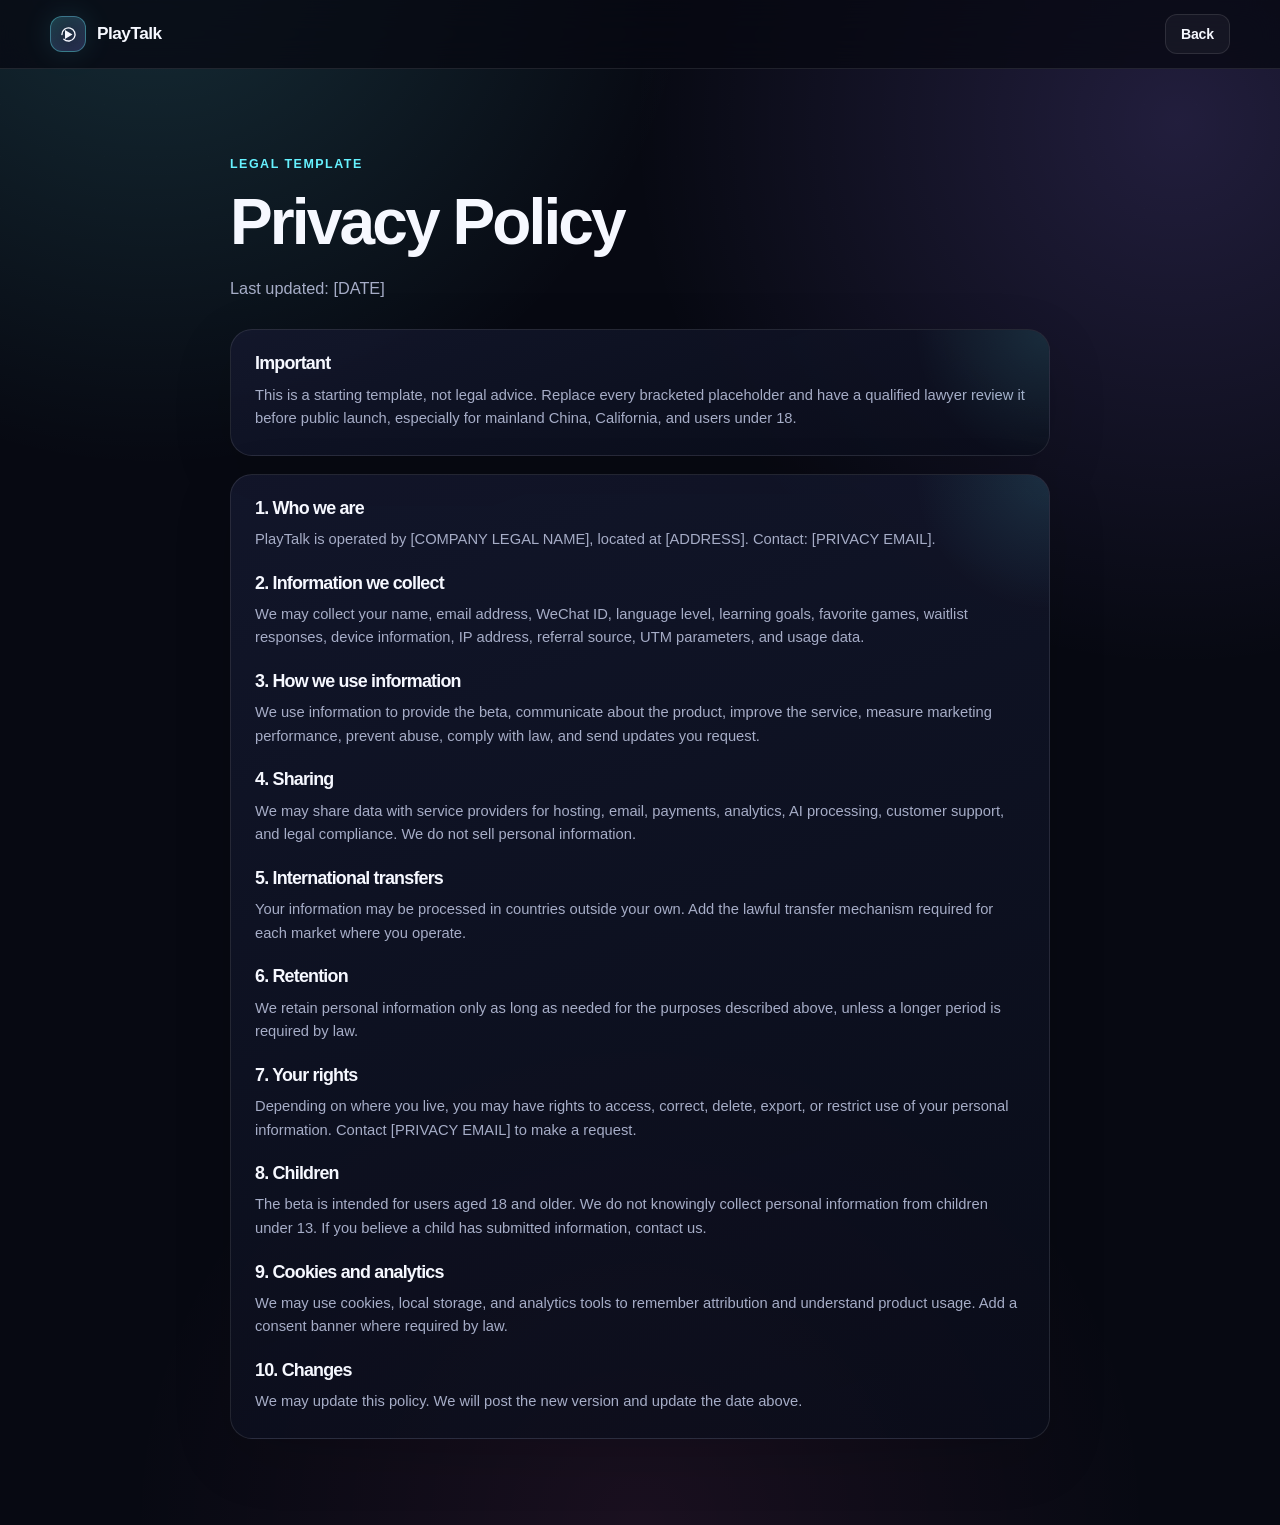
<file: legal/privacy.html>
<!doctype html>
<html lang="en">
<head>
  <meta charset="utf-8">
  <meta name="viewport" content="width=device-width, initial-scale=1">
  <meta name="theme-color" content="#070912">
  <meta name="robots" content="noindex">
  <title>PlayTalk Privacy Policy</title>
  <link rel="icon" href="../assets/favicon.svg" type="image/svg+xml">
  <link rel="stylesheet" href="../assets/styles.css">
</head>
<body>
  <header class="site-header">
    <div class="container nav">
      <a class="brand" href="../">
        <span class="brand-mark" aria-hidden="true">
          <svg viewBox="0 0 24 24" fill="none">
            <path d="M8 6.8v10.4l8.5-5.2L8 6.8Z" fill="currentColor"/>
            <path d="M4.5 12a7.5 7.5 0 1 1 2.2 5.3" stroke="currentColor" stroke-width="1.6" stroke-linecap="round"/>
          </svg>
        </span>
        <span>PlayTalk</span>
      </a>
      <a class="btn btn-secondary btn-small" href="javascript:history.back()">Back</a>
    </div>
  </header>

  <main class="section">
    <div class="narrow">
      <span class="section-kicker">Legal template</span>
      <h1 style="font-size:clamp(2.2rem,5vw,4rem);margin-top:12px;">Privacy Policy</h1>
      <p class="section-desc">Last updated: [DATE]</p>

      <div class="card" style="margin-top:28px;">
        <h3>Important</h3>
        <p>This is a starting template, not legal advice. Replace every bracketed placeholder and have a qualified lawyer review it before public launch, especially for mainland China, California, and users under 18.</p>
      </div>

      <div class="card" style="margin-top:18px;">
        <h3>1. Who we are</h3>
        <p>PlayTalk is operated by [COMPANY LEGAL NAME], located at [ADDRESS]. Contact: [PRIVACY EMAIL].</p>

        <h3 style="margin-top:22px;">2. Information we collect</h3>
        <p>We may collect your name, email address, WeChat ID, language level, learning goals, favorite games, waitlist responses, device information, IP address, referral source, UTM parameters, and usage data.</p>

        <h3 style="margin-top:22px;">3. How we use information</h3>
        <p>We use information to provide the beta, communicate about the product, improve the service, measure marketing performance, prevent abuse, comply with law, and send updates you request.</p>

        <h3 style="margin-top:22px;">4. Sharing</h3>
        <p>We may share data with service providers for hosting, email, payments, analytics, AI processing, customer support, and legal compliance. We do not sell personal information.</p>

        <h3 style="margin-top:22px;">5. International transfers</h3>
        <p>Your information may be processed in countries outside your own. Add the lawful transfer mechanism required for each market where you operate.</p>

        <h3 style="margin-top:22px;">6. Retention</h3>
        <p>We retain personal information only as long as needed for the purposes described above, unless a longer period is required by law.</p>

        <h3 style="margin-top:22px;">7. Your rights</h3>
        <p>Depending on where you live, you may have rights to access, correct, delete, export, or restrict use of your personal information. Contact [PRIVACY EMAIL] to make a request.</p>

        <h3 style="margin-top:22px;">8. Children</h3>
        <p>The beta is intended for users aged 18 and older. We do not knowingly collect personal information from children under 13. If you believe a child has submitted information, contact us.</p>

        <h3 style="margin-top:22px;">9. Cookies and analytics</h3>
        <p>We may use cookies, local storage, and analytics tools to remember attribution and understand product usage. Add a consent banner where required by law.</p>

        <h3 style="margin-top:22px;">10. Changes</h3>
        <p>We may update this policy. We will post the new version and update the date above.</p>
      </div>
    </div>
  </main>
</body>
</html>
</file>
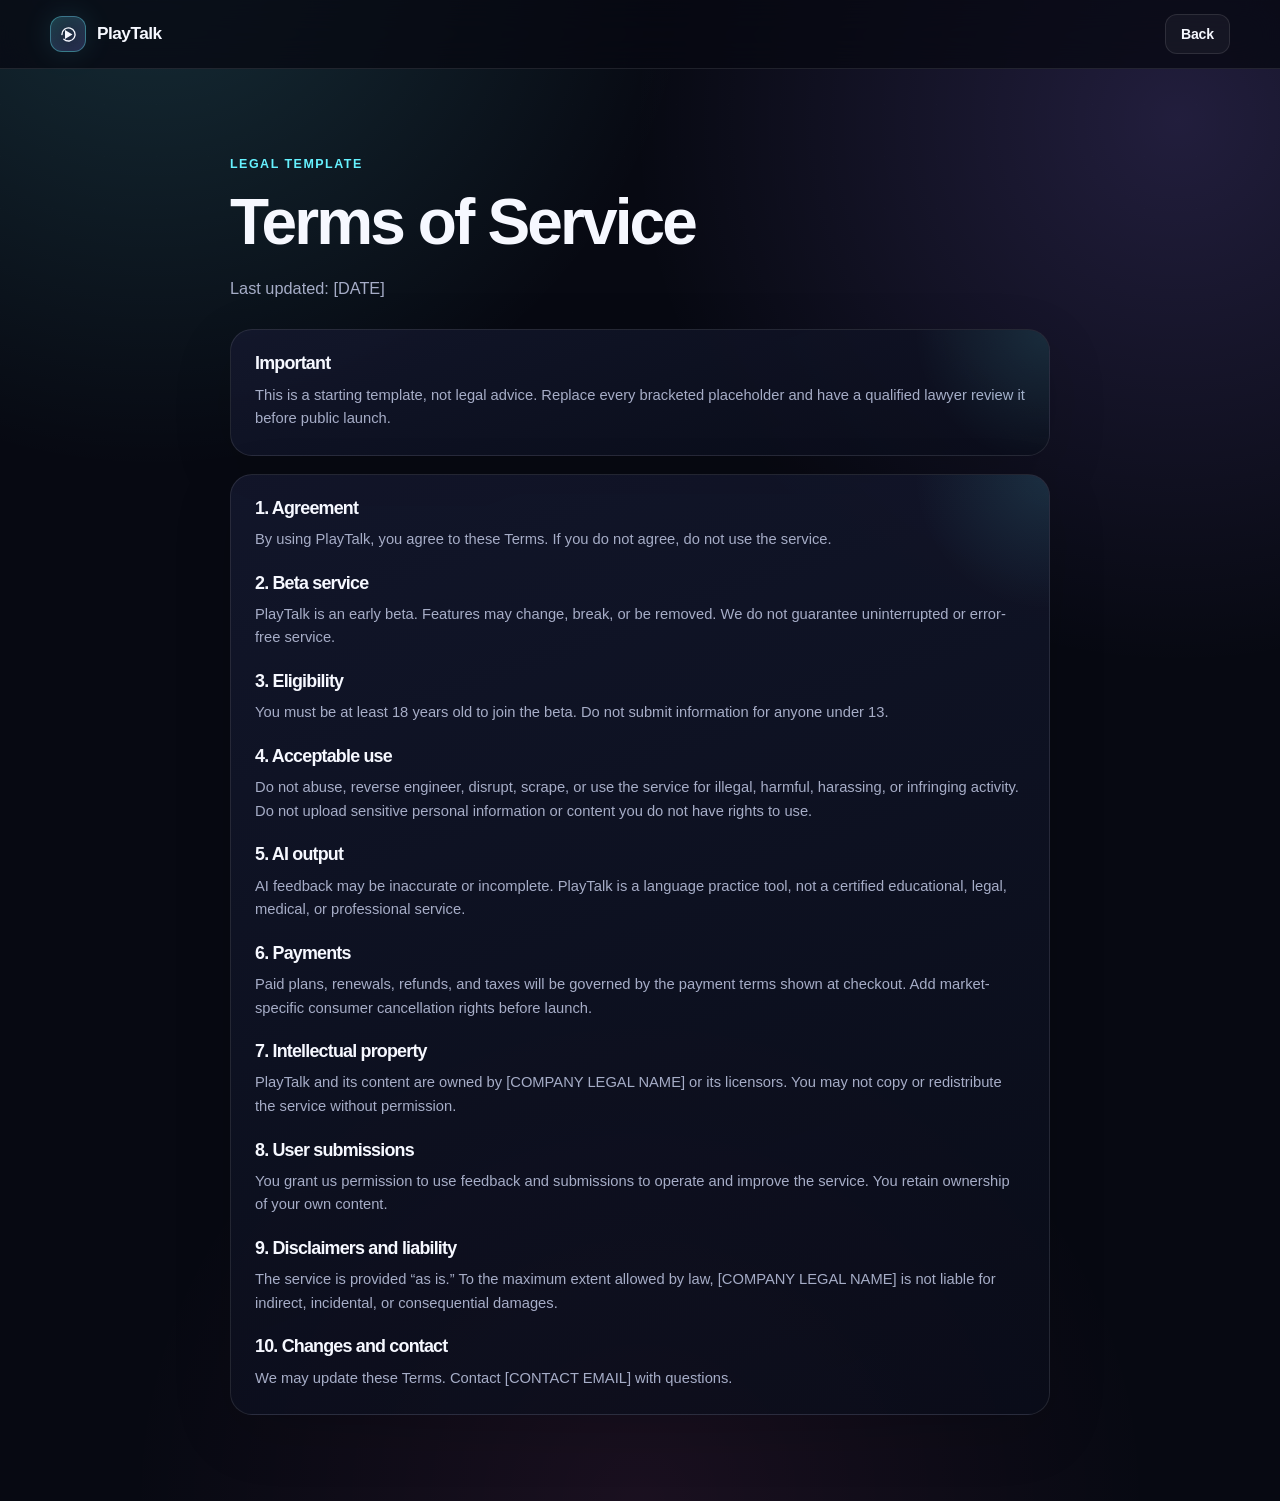
<file: legal/terms.html>
<!doctype html>
<html lang="en">
<head>
  <meta charset="utf-8">
  <meta name="viewport" content="width=device-width, initial-scale=1">
  <meta name="theme-color" content="#070912">
  <meta name="robots" content="noindex">
  <title>PlayTalk Terms of Service</title>
  <link rel="icon" href="../assets/favicon.svg" type="image/svg+xml">
  <link rel="stylesheet" href="../assets/styles.css">
</head>
<body>
  <header class="site-header">
    <div class="container nav">
      <a class="brand" href="../">
        <span class="brand-mark" aria-hidden="true">
          <svg viewBox="0 0 24 24" fill="none">
            <path d="M8 6.8v10.4l8.5-5.2L8 6.8Z" fill="currentColor"/>
            <path d="M4.5 12a7.5 7.5 0 1 1 2.2 5.3" stroke="currentColor" stroke-width="1.6" stroke-linecap="round"/>
          </svg>
        </span>
        <span>PlayTalk</span>
      </a>
      <a class="btn btn-secondary btn-small" href="javascript:history.back()">Back</a>
    </div>
  </header>

  <main class="section">
    <div class="narrow">
      <span class="section-kicker">Legal template</span>
      <h1 style="font-size:clamp(2.2rem,5vw,4rem);margin-top:12px;">Terms of Service</h1>
      <p class="section-desc">Last updated: [DATE]</p>

      <div class="card" style="margin-top:28px;">
        <h3>Important</h3>
        <p>This is a starting template, not legal advice. Replace every bracketed placeholder and have a qualified lawyer review it before public launch.</p>
      </div>

      <div class="card" style="margin-top:18px;">
        <h3>1. Agreement</h3>
        <p>By using PlayTalk, you agree to these Terms. If you do not agree, do not use the service.</p>

        <h3 style="margin-top:22px;">2. Beta service</h3>
        <p>PlayTalk is an early beta. Features may change, break, or be removed. We do not guarantee uninterrupted or error-free service.</p>

        <h3 style="margin-top:22px;">3. Eligibility</h3>
        <p>You must be at least 18 years old to join the beta. Do not submit information for anyone under 13.</p>

        <h3 style="margin-top:22px;">4. Acceptable use</h3>
        <p>Do not abuse, reverse engineer, disrupt, scrape, or use the service for illegal, harmful, harassing, or infringing activity. Do not upload sensitive personal information or content you do not have rights to use.</p>

        <h3 style="margin-top:22px;">5. AI output</h3>
        <p>AI feedback may be inaccurate or incomplete. PlayTalk is a language practice tool, not a certified educational, legal, medical, or professional service.</p>

        <h3 style="margin-top:22px;">6. Payments</h3>
        <p>Paid plans, renewals, refunds, and taxes will be governed by the payment terms shown at checkout. Add market-specific consumer cancellation rights before launch.</p>

        <h3 style="margin-top:22px;">7. Intellectual property</h3>
        <p>PlayTalk and its content are owned by [COMPANY LEGAL NAME] or its licensors. You may not copy or redistribute the service without permission.</p>

        <h3 style="margin-top:22px;">8. User submissions</h3>
        <p>You grant us permission to use feedback and submissions to operate and improve the service. You retain ownership of your own content.</p>

        <h3 style="margin-top:22px;">9. Disclaimers and liability</h3>
        <p>The service is provided “as is.” To the maximum extent allowed by law, [COMPANY LEGAL NAME] is not liable for indirect, incidental, or consequential damages.</p>

        <h3 style="margin-top:22px;">10. Changes and contact</h3>
        <p>We may update these Terms. Contact [CONTACT EMAIL] with questions.</p>
      </div>
    </div>
  </main>
</body>
</html>
</file>
<file: assets/styles.css>
:root {
  --bg: #070912;
  --bg-soft: #0d1020;
  --panel: rgba(19, 23, 44, 0.82);
  --panel-solid: #13172c;
  --line: rgba(255, 255, 255, 0.1);
  --line-strong: rgba(119, 231, 255, 0.34);
  --text: #f6f8ff;
  --muted: #a6adc7;
  --muted-2: #737b99;
  --cyan: #66f2ff;
  --violet: #9b7cff;
  --pink: #ff65c3;
  --lime: #b7ff65;
  --danger: #ff6b7a;
  --success: #6ce6a8;
  --shadow: 0 24px 80px rgba(0, 0, 0, 0.42);
  --radius: 22px;
  --radius-sm: 14px;
  --max: 1180px;
  --font: Inter, ui-sans-serif, -apple-system, BlinkMacSystemFont, "Segoe UI", "PingFang SC", "Hiragino Sans GB", "Microsoft YaHei", sans-serif;
}

* {
  box-sizing: border-box;
}

html {
  scroll-behavior: smooth;
}

body {
  margin: 0;
  color: var(--text);
  background:
    radial-gradient(circle at 12% -5%, rgba(102, 242, 255, 0.16), transparent 34rem),
    radial-gradient(circle at 92% 8%, rgba(155, 124, 255, 0.18), transparent 34rem),
    radial-gradient(circle at 50% 100%, rgba(255, 101, 195, 0.08), transparent 32rem),
    var(--bg);
  font-family: var(--font);
  line-height: 1.6;
  -webkit-font-smoothing: antialiased;
  overflow-x: hidden;
}

body::before {
  position: fixed;
  inset: 0;
  z-index: -1;
  pointer-events: none;
  content: "";
  opacity: 0.35;
  background-image:
    linear-gradient(rgba(255, 255, 255, 0.025) 1px, transparent 1px),
    linear-gradient(90deg, rgba(255, 255, 255, 0.025) 1px, transparent 1px);
  background-size: 52px 52px;
  mask-image: linear-gradient(to bottom, black, transparent 85%);
}

a {
  color: inherit;
  text-decoration: none;
}

button,
input,
select,
textarea {
  font: inherit;
}

button,
a {
  -webkit-tap-highlight-color: transparent;
}

.container {
  width: min(calc(100% - 40px), var(--max));
  margin: 0 auto;
}

.narrow {
  width: min(calc(100% - 40px), 820px);
  margin: 0 auto;
}

.site-header {
  position: sticky;
  top: 0;
  z-index: 50;
  padding: 14px 0;
  background: rgba(7, 9, 18, 0.76);
  border-bottom: 1px solid var(--line);
  backdrop-filter: blur(18px);
}

.nav {
  display: flex;
  align-items: center;
  justify-content: space-between;
  gap: 20px;
}

.brand {
  display: inline-flex;
  align-items: center;
  gap: 11px;
  font-size: 1.08rem;
  font-weight: 800;
  letter-spacing: -0.03em;
}

.brand-mark {
  display: grid;
  width: 36px;
  height: 36px;
  place-items: center;
  border: 1px solid rgba(102, 242, 255, 0.38);
  border-radius: 12px;
  background: linear-gradient(145deg, rgba(102, 242, 255, 0.18), rgba(155, 124, 255, 0.2));
  box-shadow: inset 0 0 18px rgba(102, 242, 255, 0.08), 0 0 30px rgba(102, 242, 255, 0.12);
}

.brand-mark svg {
  width: 21px;
  height: 21px;
}

.nav-links {
  display: flex;
  align-items: center;
  gap: 26px;
  color: var(--muted);
  font-size: 0.92rem;
}

.nav-links a {
  transition: color 160ms ease;
}

.nav-links a:hover {
  color: var(--text);
}

.nav-actions {
  display: flex;
  align-items: center;
  gap: 10px;
}

.lang-switch {
  display: inline-flex;
  align-items: center;
  gap: 7px;
  padding: 9px 12px;
  color: var(--muted);
  border: 1px solid var(--line);
  border-radius: 999px;
  font-size: 0.84rem;
  transition: 160ms ease;
}

.lang-switch:hover {
  color: var(--text);
  border-color: var(--line-strong);
}

.btn {
  display: inline-flex;
  align-items: center;
  justify-content: center;
  gap: 9px;
  min-height: 48px;
  padding: 0 20px;
  border: 0;
  border-radius: 14px;
  font-weight: 800;
  letter-spacing: -0.01em;
  cursor: pointer;
  transition: transform 160ms ease, box-shadow 160ms ease, border-color 160ms ease, background 160ms ease;
}

.btn:hover {
  transform: translateY(-2px);
}

.btn-primary {
  color: #071014;
  background: linear-gradient(135deg, var(--cyan), #8bfff0 48%, var(--lime));
  box-shadow: 0 12px 36px rgba(102, 242, 255, 0.2);
}

.btn-primary:hover {
  box-shadow: 0 16px 44px rgba(102, 242, 255, 0.3);
}

.btn-secondary {
  color: var(--text);
  border: 1px solid var(--line);
  background: rgba(255, 255, 255, 0.045);
}

.btn-secondary:hover {
  border-color: var(--line-strong);
  background: rgba(255, 255, 255, 0.075);
}

.btn-small {
  min-height: 40px;
  padding: 0 15px;
  border-radius: 12px;
  font-size: 0.88rem;
}

.hero {
  position: relative;
  padding: 86px 0 72px;
}

.hero-grid {
  display: grid;
  grid-template-columns: minmax(0, 1.03fr) minmax(360px, 0.97fr);
  align-items: center;
  gap: 64px;
}

.eyebrow {
  display: inline-flex;
  align-items: center;
  gap: 9px;
  padding: 7px 11px;
  color: var(--cyan);
  border: 1px solid rgba(102, 242, 255, 0.26);
  border-radius: 999px;
  background: rgba(102, 242, 255, 0.07);
  font-size: 0.78rem;
  font-weight: 750;
  letter-spacing: 0.02em;
}

.pulse-dot {
  width: 7px;
  height: 7px;
  border-radius: 50%;
  background: var(--lime);
  box-shadow: 0 0 0 0 rgba(183, 255, 101, 0.5);
  animation: pulse 1.8s infinite;
}

@keyframes pulse {
  70% {
    box-shadow: 0 0 0 8px rgba(183, 255, 101, 0);
  }
  100% {
    box-shadow: 0 0 0 0 rgba(183, 255, 101, 0);
  }
}

h1,
h2,
h3 {
  margin: 0;
  line-height: 1.08;
  letter-spacing: -0.045em;
}

h1 {
  max-width: 760px;
  margin-top: 20px;
  font-size: clamp(2.7rem, 6vw, 5rem);
  font-weight: 900;
}

.hero h1 .accent {
  color: transparent;
  background: linear-gradient(120deg, var(--cyan), var(--violet) 55%, var(--pink));
  -webkit-background-clip: text;
  background-clip: text;
}

.hero-copy {
  max-width: 630px;
  margin: 24px 0 0;
  color: var(--muted);
  font-size: clamp(1rem, 1.8vw, 1.17rem);
}

.hero-cta {
  display: flex;
  flex-wrap: wrap;
  gap: 12px;
  margin-top: 30px;
}

.trust-list {
  display: flex;
  flex-wrap: wrap;
  gap: 14px 22px;
  margin: 24px 0 0;
  padding: 0;
  color: var(--muted-2);
  font-size: 0.84rem;
  list-style: none;
}

.trust-list li::before {
  margin-right: 7px;
  color: var(--lime);
  content: "✓";
}

.hero-visual {
  position: relative;
  min-height: 480px;
}

.orb {
  position: absolute;
  border-radius: 50%;
  filter: blur(8px);
  opacity: 0.7;
}

.orb-one {
  top: 18px;
  right: 16px;
  width: 190px;
  height: 190px;
  background: radial-gradient(circle, rgba(155, 124, 255, 0.55), transparent 68%);
}

.orb-two {
  bottom: 10px;
  left: 12px;
  width: 160px;
  height: 160px;
  background: radial-gradient(circle, rgba(102, 242, 255, 0.46), transparent 68%);
}

.device-card {
  position: relative;
  z-index: 1;
  width: min(100%, 430px);
  margin-left: auto;
  padding: 18px;
  border: 1px solid rgba(255, 255, 255, 0.14);
  border-radius: 28px;
  background: linear-gradient(160deg, rgba(24, 29, 58, 0.94), rgba(11, 14, 28, 0.96));
  box-shadow: var(--shadow);
  transform: rotate(1.8deg);
}

.device-top {
  display: flex;
  align-items: center;
  justify-content: space-between;
  padding-bottom: 14px;
  border-bottom: 1px solid var(--line);
}

.device-dots {
  display: flex;
  gap: 6px;
}

.device-dots span {
  width: 8px;
  height: 8px;
  border-radius: 50%;
  background: rgba(255, 255, 255, 0.2);
}

.device-dots span:first-child {
  background: var(--pink);
}

.device-dots span:nth-child(2) {
  background: #ffd166;
}

.device-dots span:last-child {
  background: var(--success);
}

.device-title {
  color: var(--muted);
  font-size: 0.75rem;
  font-weight: 700;
}

.quest-head {
  display: flex;
  align-items: center;
  justify-content: space-between;
  margin-top: 18px;
}

.quest-badge {
  padding: 5px 9px;
  color: var(--lime);
  border: 1px solid rgba(183, 255, 101, 0.25);
  border-radius: 999px;
  background: rgba(183, 255, 101, 0.07);
  font-size: 0.7rem;
  font-weight: 800;
}

.quest-title {
  margin-top: 9px;
  font-size: 1.15rem;
  font-weight: 850;
}

.quest-subtitle {
  margin-top: 3px;
  color: var(--muted-2);
  font-size: 0.76rem;
}

.chat {
  display: grid;
  gap: 10px;
  margin-top: 20px;
}

.bubble {
  max-width: 88%;
  padding: 12px 14px;
  border-radius: 16px;
  font-size: 0.84rem;
  box-shadow: 0 8px 24px rgba(0, 0, 0, 0.15);
}

.bubble.ai {
  color: #e8eaff;
  border: 1px solid rgba(155, 124, 255, 0.22);
  border-bottom-left-radius: 5px;
  background: rgba(155, 124, 255, 0.13);
}

.bubble.user {
  justify-self: end;
  color: #061111;
  border-bottom-right-radius: 5px;
  background: linear-gradient(135deg, var(--cyan), #a4ffed);
}

.bubble-label {
  display: block;
  margin-bottom: 4px;
  color: var(--muted-2);
  font-size: 0.65rem;
  font-weight: 800;
  letter-spacing: 0.08em;
  text-transform: uppercase;
}

.bubble.user .bubble-label {
  color: rgba(4, 18, 20, 0.56);
}

.feedback {
  margin-top: 16px;
  padding: 13px 14px;
  border: 1px solid rgba(102, 242, 255, 0.18);
  border-radius: 15px;
  background: rgba(102, 242, 255, 0.055);
}

.feedback-row {
  display: flex;
  align-items: center;
  justify-content: space-between;
  gap: 12px;
  color: var(--muted);
  font-size: 0.76rem;
}

.feedback-row + .feedback-row {
  margin-top: 9px;
}

.progress {
  flex: 1;
  height: 6px;
  overflow: hidden;
  border-radius: 999px;
  background: rgba(255, 255, 255, 0.08);
}

.progress span {
  display: block;
  width: 78%;
  height: 100%;
  border-radius: inherit;
  background: linear-gradient(90deg, var(--cyan), var(--violet));
}

.section {
  padding: 86px 0;
}

.section-tight {
  padding: 62px 0;
}

.section-head {
  max-width: 760px;
  margin-bottom: 40px;
}

.section-kicker {
  display: block;
  margin-bottom: 13px;
  color: var(--cyan);
  font-size: 0.78rem;
  font-weight: 850;
  letter-spacing: 0.12em;
  text-transform: uppercase;
}

.section h2 {
  font-size: clamp(2rem, 4.2vw, 3.35rem);
  font-weight: 880;
}

.section-desc {
  margin: 18px 0 0;
  color: var(--muted);
  font-size: 1.02rem;
}

.grid {
  display: grid;
  gap: 18px;
}

.grid-3 {
  grid-template-columns: repeat(3, minmax(0, 1fr));
}

.grid-2 {
  grid-template-columns: repeat(2, minmax(0, 1fr));
}

.card {
  position: relative;
  padding: 24px;
  overflow: hidden;
  border: 1px solid var(--line);
  border-radius: var(--radius);
  background: linear-gradient(160deg, rgba(21, 25, 48, 0.78), rgba(10, 13, 26, 0.76));
  box-shadow: 0 18px 60px rgba(0, 0, 0, 0.14);
}

.card::after {
  position: absolute;
  top: 0;
  right: 0;
  width: 140px;
  height: 140px;
  content: "";
  background: radial-gradient(circle at top right, rgba(102, 242, 255, 0.12), transparent 68%);
}

.card-icon {
  display: grid;
  width: 43px;
  height: 43px;
  margin-bottom: 18px;
  place-items: center;
  border: 1px solid rgba(102, 242, 255, 0.2);
  border-radius: 13px;
  color: var(--cyan);
  background: rgba(102, 242, 255, 0.07);
  font-size: 1.15rem;
  font-weight: 900;
}

.card h3 {
  font-size: 1.12rem;
  font-weight: 850;
}

.card p {
  margin: 10px 0 0;
  color: var(--muted);
  font-size: 0.92rem;
}

.pain-card {
  border-color: rgba(255, 101, 195, 0.14);
}

.pain-card .card-icon {
  color: var(--pink);
  border-color: rgba(255, 101, 195, 0.2);
  background: rgba(255, 101, 195, 0.07);
}

.steps {
  display: grid;
  grid-template-columns: repeat(3, minmax(0, 1fr));
  gap: 18px;
  counter-reset: step;
}

.step {
  position: relative;
  padding: 26px;
  border: 1px solid var(--line);
  border-radius: var(--radius);
  background: rgba(255, 255, 255, 0.035);
  counter-increment: step;
}

.step::before {
  display: grid;
  width: 42px;
  height: 42px;
  margin-bottom: 22px;
  place-items: center;
  color: #071014;
  border-radius: 13px;
  background: linear-gradient(135deg, var(--cyan), var(--lime));
  font-weight: 950;
  content: counter(step);
}

.step h3 {
  font-size: 1.12rem;
}

.step p {
  margin: 10px 0 0;
  color: var(--muted);
  font-size: 0.92rem;
}

.scenario-grid {
  display: grid;
  grid-template-columns: repeat(4, minmax(0, 1fr));
  gap: 14px;
}

.scenario {
  min-height: 140px;
  padding: 20px;
  border: 1px solid var(--line);
  border-radius: 18px;
  background: linear-gradient(155deg, rgba(255, 255, 255, 0.05), rgba(255, 255, 255, 0.02));
  transition: transform 160ms ease, border-color 160ms ease;
}

.scenario:hover {
  transform: translateY(-4px);
  border-color: var(--line-strong);
}

.scenario span {
  display: inline-block;
  margin-bottom: 24px;
  font-size: 1.5rem;
}

.scenario strong {
  display: block;
  font-size: 0.97rem;
}

.scenario small {
  display: block;
  margin-top: 7px;
  color: var(--muted-2);
  font-size: 0.77rem;
  line-height: 1.45;
}

.feature-list {
  display: grid;
  grid-template-columns: repeat(2, minmax(0, 1fr));
  gap: 12px;
  margin-top: 28px;
}

.feature-item {
  display: flex;
  align-items: flex-start;
  gap: 12px;
  padding: 16px;
  border: 1px solid var(--line);
  border-radius: 15px;
  background: rgba(255, 255, 255, 0.03);
}

.feature-item .check {
  display: grid;
  flex: 0 0 24px;
  width: 24px;
  height: 24px;
  place-items: center;
  color: #061111;
  border-radius: 8px;
  background: var(--lime);
  font-size: 0.72rem;
  font-weight: 950;
}

.feature-item p {
  margin: 0;
  color: #dfe3f3;
  font-size: 0.9rem;
}

.pricing-grid {
  display: grid;
  grid-template-columns: repeat(3, minmax(0, 1fr));
  align-items: stretch;
  gap: 18px;
}

.price-card {
  display: flex;
  flex-direction: column;
  padding: 28px;
  border: 1px solid var(--line);
  border-radius: var(--radius);
  background: rgba(255, 255, 255, 0.035);
}

.price-card.featured {
  border-color: rgba(102, 242, 255, 0.35);
  background:
    radial-gradient(circle at top right, rgba(102, 242, 255, 0.14), transparent 52%),
    rgba(255, 255, 255, 0.05);
  box-shadow: 0 20px 70px rgba(102, 242, 255, 0.1);
}

.popular {
  align-self: flex-start;
  margin-bottom: 12px;
  padding: 5px 9px;
  color: #061111;
  border-radius: 999px;
  background: var(--lime);
  font-size: 0.68rem;
  font-weight: 900;
  letter-spacing: 0.04em;
  text-transform: uppercase;
}

.price-name {
  color: var(--muted);
  font-size: 0.85rem;
  font-weight: 800;
}

.price {
  margin-top: 13px;
  font-size: 2.6rem;
  font-weight: 900;
  letter-spacing: -0.05em;
}

.price small {
  color: var(--muted-2);
  font-size: 0.8rem;
  font-weight: 650;
  letter-spacing: 0;
}

.price-features {
  display: grid;
  gap: 11px;
  margin: 24px 0 28px;
  padding: 0;
  color: var(--muted);
  font-size: 0.87rem;
  list-style: none;
}

.price-features li::before {
  margin-right: 8px;
  color: var(--cyan);
  content: "→";
}

.price-card .btn {
  width: 100%;
  margin-top: auto;
}

.faq-list {
  display: grid;
  gap: 10px;
}

details {
  border: 1px solid var(--line);
  border-radius: 16px;
  background: rgba(255, 255, 255, 0.03);
}

summary {
  display: flex;
  align-items: center;
  justify-content: space-between;
  gap: 20px;
  padding: 19px 21px;
  font-weight: 800;
  cursor: pointer;
  list-style: none;
}

summary::-webkit-details-marker {
  display: none;
}

summary::after {
  color: var(--cyan);
  font-size: 1.25rem;
  content: "+";
}

details[open] summary::after {
  content: "−";
}

details p {
  margin: 0;
  padding: 0 21px 20px;
  color: var(--muted);
  font-size: 0.91rem;
}

.waitlist-section {
  padding: 90px 0;
}

.waitlist-shell {
  display: grid;
  grid-template-columns: minmax(0, 0.85fr) minmax(380px, 1.15fr);
  gap: 52px;
  align-items: start;
  padding: 48px;
  border: 1px solid rgba(102, 242, 255, 0.22);
  border-radius: 30px;
  background:
    radial-gradient(circle at 0% 0%, rgba(102, 242, 255, 0.12), transparent 48%),
    radial-gradient(circle at 100% 100%, rgba(155, 124, 255, 0.14), transparent 48%),
    rgba(16, 20, 40, 0.84);
  box-shadow: var(--shadow);
}

.waitlist-copy h2 {
  font-size: clamp(2rem, 4vw, 3.2rem);
}

.waitlist-copy p {
  margin: 18px 0 0;
  color: var(--muted);
}

.benefit-list {
  display: grid;
  gap: 12px;
  margin: 26px 0 0;
  padding: 0;
  color: #dfe3f3;
  font-size: 0.9rem;
  list-style: none;
}

.benefit-list li::before {
  margin-right: 9px;
  color: var(--lime);
  content: "✦";
}

.form-card {
  padding: 24px;
  border: 1px solid var(--line);
  border-radius: 22px;
  background: rgba(7, 9, 18, 0.6);
}

.form-grid {
  display: grid;
  grid-template-columns: repeat(2, minmax(0, 1fr));
  gap: 14px;
}

.field {
  display: grid;
  gap: 7px;
}

.field.full {
  grid-column: 1 / -1;
}

.field label {
  color: #d7dbed;
  font-size: 0.79rem;
  font-weight: 750;
}

.field input,
.field select,
.field textarea {
  width: 100%;
  min-height: 48px;
  padding: 11px 13px;
  color: var(--text);
  border: 1px solid var(--line);
  border-radius: 13px;
  outline: none;
  background: rgba(255, 255, 255, 0.045);
  transition: border-color 160ms ease, box-shadow 160ms ease;
}

.field textarea {
  min-height: 88px;
  resize: vertical;
}

.field input::placeholder,
.field textarea::placeholder {
  color: #656c88;
}

.field input:focus,
.field select:focus,
.field textarea:focus {
  border-color: rgba(102, 242, 255, 0.5);
  box-shadow: 0 0 0 4px rgba(102, 242, 255, 0.08);
}

.field select option {
  color: #111;
}

.checkbox {
  display: flex;
  align-items: flex-start;
  gap: 10px;
  color: var(--muted);
  font-size: 0.78rem;
}

.checkbox input {
  width: 18px;
  min-height: 18px;
  margin-top: 2px;
  accent-color: var(--cyan);
}

.form-card .btn {
  width: 100%;
  margin-top: 18px;
}

.form-status {
  margin-top: 14px;
  padding: 12px 14px;
  border: 1px solid var(--line);
  border-radius: 12px;
  font-size: 0.82rem;
}

.form-status[data-status="success"] {
  color: var(--success);
  border-color: rgba(108, 230, 168, 0.26);
  background: rgba(108, 230, 168, 0.07);
}

.form-status[data-status="error"] {
  color: var(--danger);
  border-color: rgba(255, 107, 122, 0.26);
  background: rgba(255, 107, 122, 0.07);
}

.form-status[data-status="pending"] {
  color: var(--muted);
}

.honeypot {
  position: absolute !important;
  width: 1px !important;
  height: 1px !important;
  padding: 0 !important;
  overflow: hidden !important;
  clip: rect(0, 0, 0, 0) !important;
  white-space: nowrap !important;
  border: 0 !important;
}

.final-cta {
  padding: 100px 0;
  text-align: center;
}

.final-cta h2 {
  font-size: clamp(2.2rem, 5vw, 4rem);
}

.final-cta p {
  max-width: 640px;
  margin: 20px auto 30px;
  color: var(--muted);
}

.footer {
  padding: 34px 0 42px;
  border-top: 1px solid var(--line);
}

.footer-inner {
  display: flex;
  align-items: center;
  justify-content: space-between;
  gap: 24px;
  color: var(--muted-2);
  font-size: 0.78rem;
}

.footer-links {
  display: flex;
  flex-wrap: wrap;
  gap: 18px;
}

.footer-links a:hover {
  color: var(--text);
}

.language-page {
  min-height: 100vh;
  display: grid;
  place-items: center;
  padding: 40px 20px;
}

.language-shell {
  width: min(100%, 980px);
  text-align: center;
}

.language-shell h1 {
  margin: 22px auto 0;
  font-size: clamp(2.5rem, 7vw, 5.6rem);
}

.language-shell > p {
  max-width: 680px;
  margin: 22px auto 0;
  color: var(--muted);
  font-size: 1.06rem;
}

.language-grid {
  display: grid;
  grid-template-columns: repeat(2, minmax(0, 1fr));
  gap: 18px;
  margin-top: 44px;
  text-align: left;
}

.language-card {
  display: block;
  padding: 30px;
  border: 1px solid var(--line);
  border-radius: 24px;
  background: linear-gradient(155deg, rgba(255, 255, 255, 0.06), rgba(255, 255, 255, 0.025));
  transition: transform 180ms ease, border-color 180ms ease, box-shadow 180ms ease;
}

.language-card:hover {
  transform: translateY(-5px);
  border-color: var(--line-strong);
  box-shadow: 0 22px 70px rgba(0, 0, 0, 0.25);
}

.language-card .flag {
  font-size: 2rem;
}

.language-card h2 {
  margin-top: 20px;
  font-size: 1.6rem;
}

.language-card p {
  margin: 10px 0 24px;
  color: var(--muted);
  font-size: 0.92rem;
}

.language-card .go {
  color: var(--cyan);
  font-weight: 850;
}

.reveal {
  opacity: 0;
  transform: translateY(18px);
  transition: opacity 650ms ease, transform 650ms ease;
}

.reveal.is-visible {
  opacity: 1;
  transform: translateY(0);
}

@media (prefers-reduced-motion: reduce) {
  *,
  *::before,
  *::after {
    scroll-behavior: auto !important;
    animation-duration: 0.01ms !important;
    animation-iteration-count: 1 !important;
    transition-duration: 0.01ms !important;
  }

  .reveal {
    opacity: 1;
    transform: none;
  }
}

@media (max-width: 980px) {
  .hero {
    padding-top: 62px;
  }

  .hero-grid {
    grid-template-columns: 1fr;
    gap: 48px;
  }

  .hero-visual {
    min-height: auto;
  }

  .device-card {
    margin: 0 auto;
    transform: none;
  }

  .grid-3,
  .steps,
  .pricing-grid {
    grid-template-columns: 1fr;
  }

  .scenario-grid {
    grid-template-columns: repeat(2, minmax(0, 1fr));
  }

  .waitlist-shell {
    grid-template-columns: 1fr;
    padding: 34px;
  }
}

@media (max-width: 720px) {
  .container,
  .narrow {
    width: min(calc(100% - 28px), var(--max));
  }

  .nav-links {
    display: none;
  }

  .hero {
    padding: 50px 0 54px;
  }

  .section,
  .section-tight {
    padding: 62px 0;
  }

  .grid-2,
  .feature-list,
  .form-grid,
  .language-grid {
    grid-template-columns: 1fr;
  }

  .scenario-grid {
    grid-template-columns: 1fr;
  }

  .scenario {
    min-height: auto;
  }

  .scenario span {
    margin-bottom: 12px;
  }

  .waitlist-shell {
    padding: 26px 20px;
    border-radius: 22px;
  }

  .form-card {
    padding: 18px;
  }

  .footer-inner {
    flex-direction: column;
    align-items: flex-start;
  }

  .btn {
    width: 100%;
  }

  .hero-cta .btn {
    width: 100%;
  }
}
</file>
